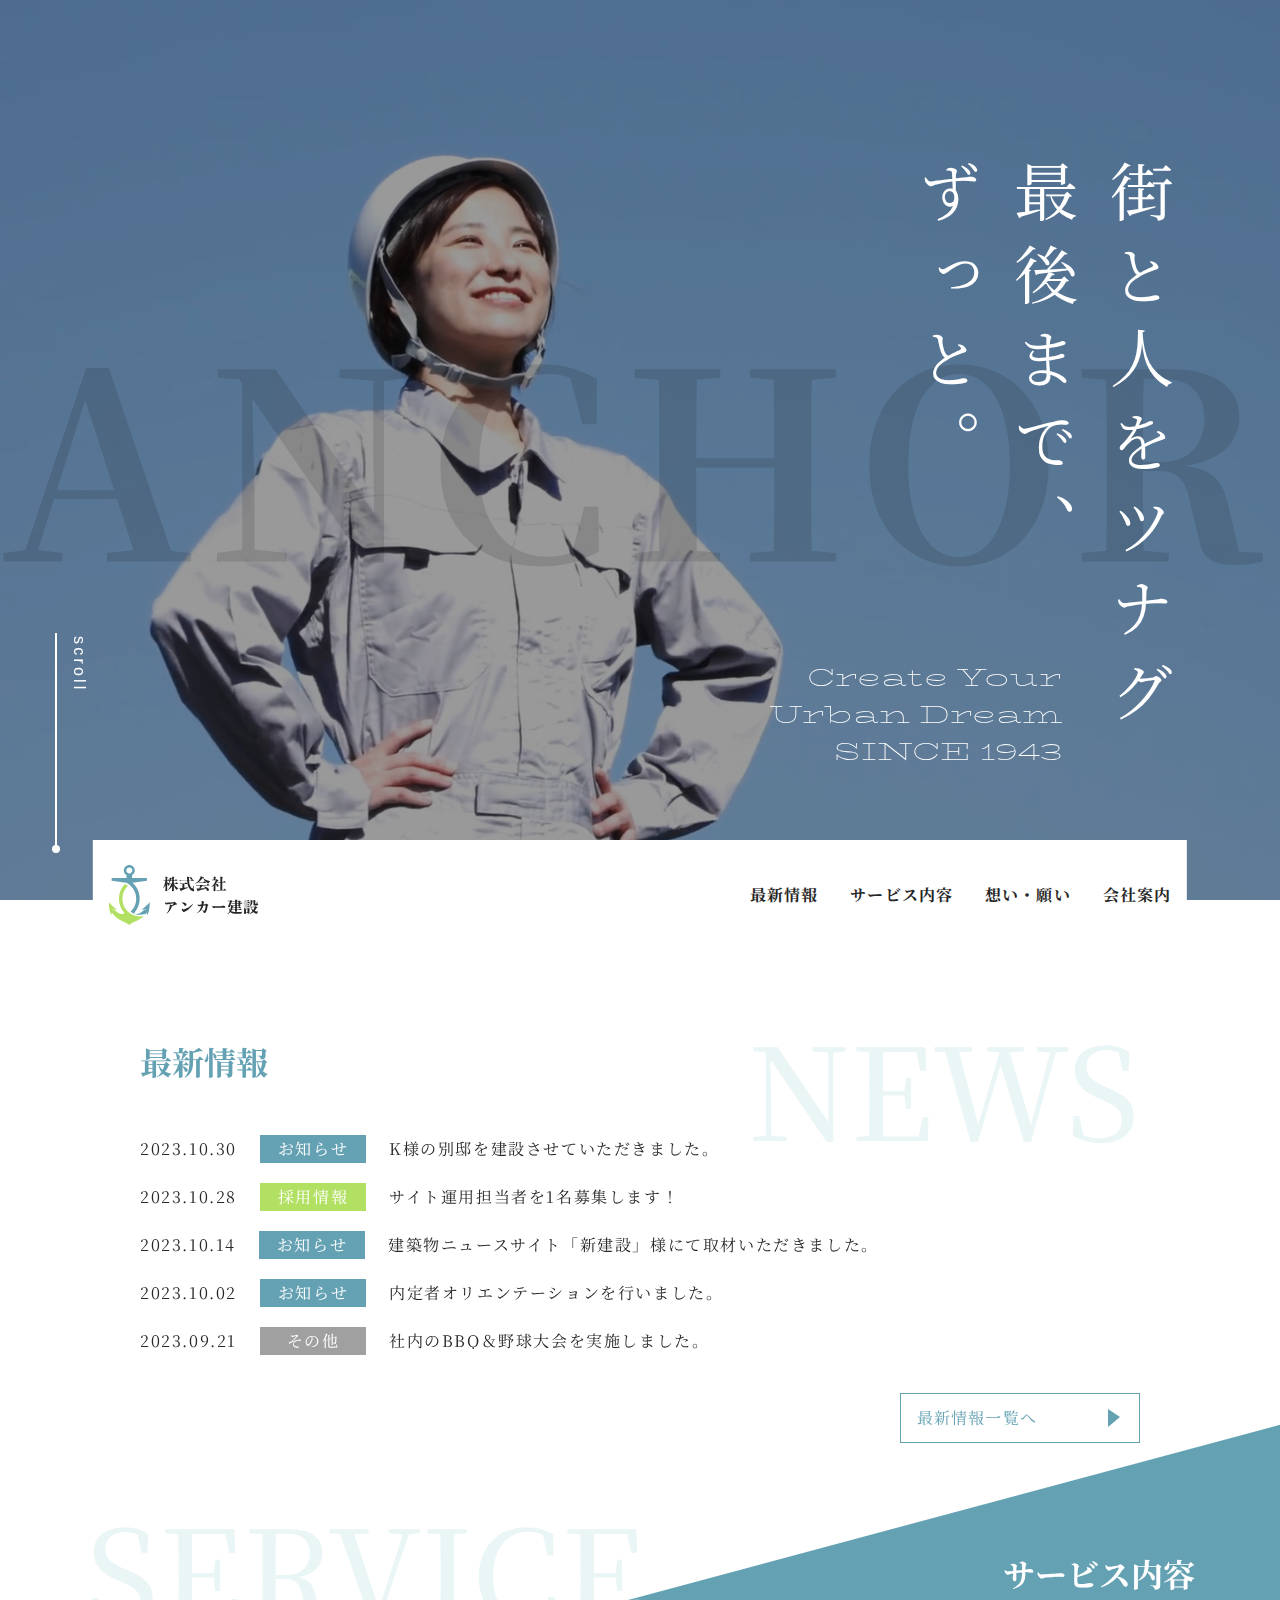
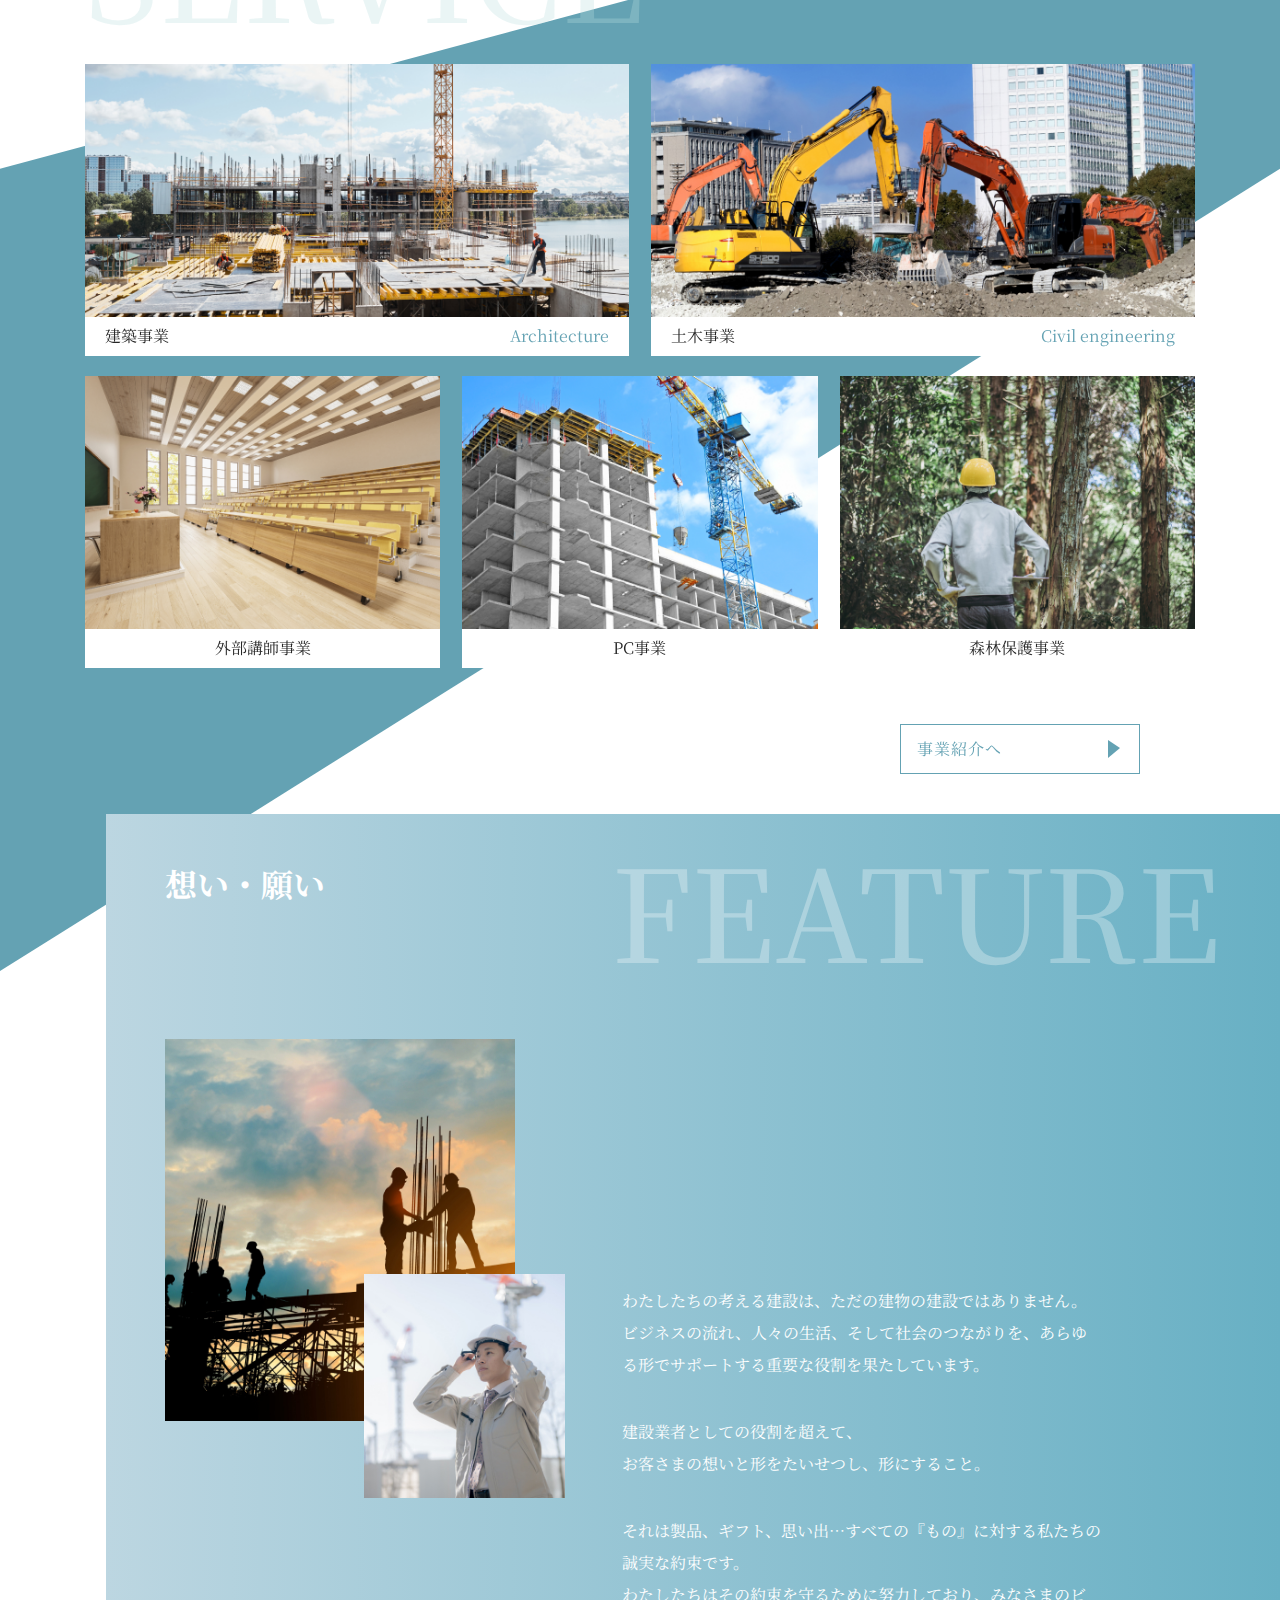
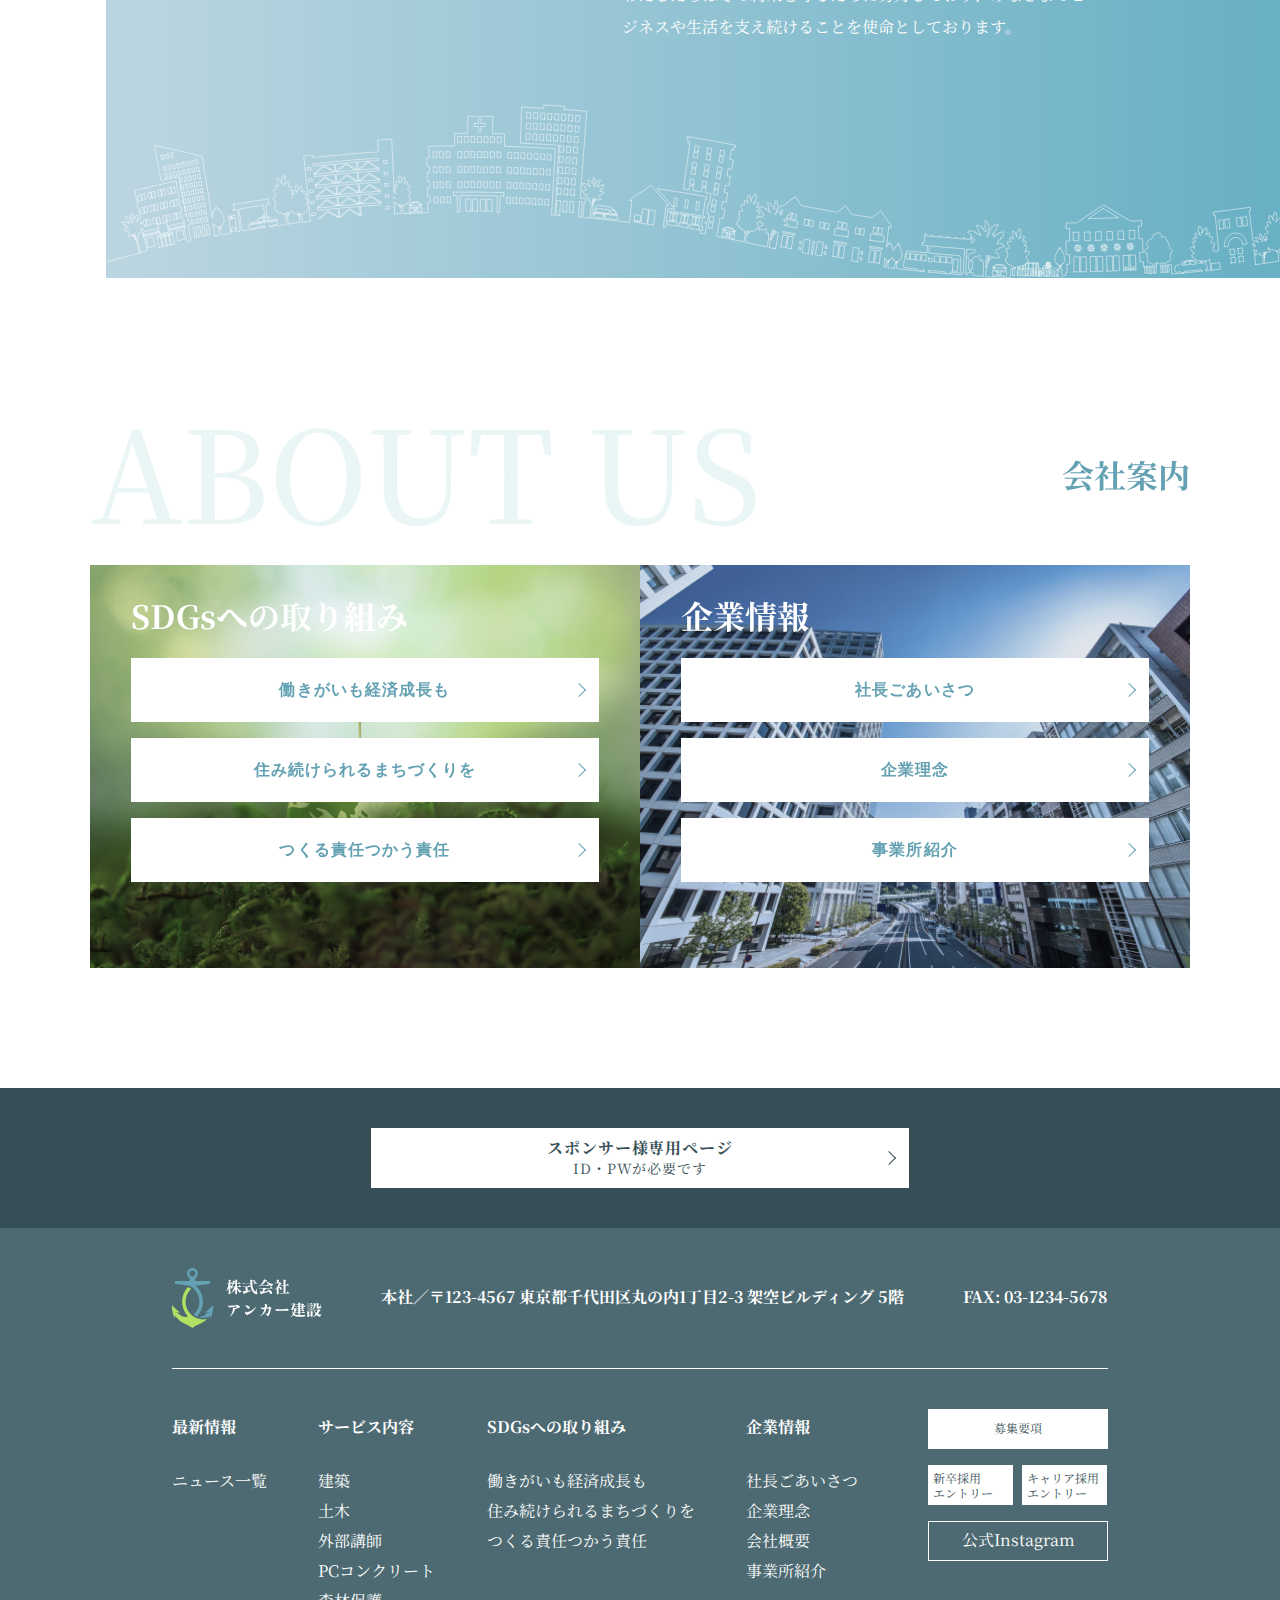
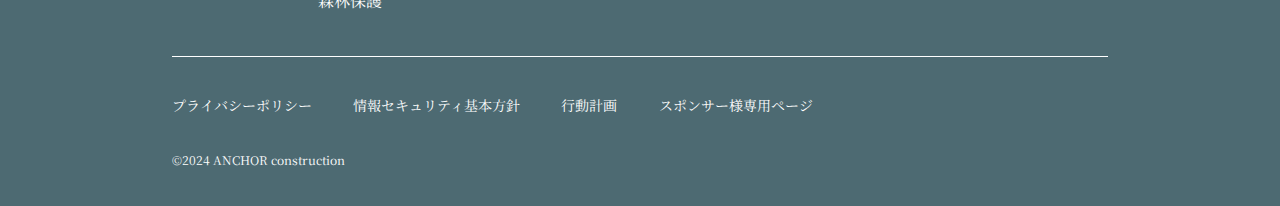
<file: index.html>
<!DOCTYPE html>
<html lang="ja">
<head>
    <meta charset="UTF-8">
    <meta name="viewport" content="width=device-width, initial-scale=1.0">
    <link rel="stylesheet" href="./css/reset.css">
    <link rel="stylesheet" href="./css/style.css">
    <link rel="stylesheet" href="./css/common.css">
    <link rel="preconnect" href="https://fonts.googleapis.com">
    <link rel="preconnect" href="https://fonts.gstatic.com" crossorigin>
    <link href="https://fonts.googleapis.com/css2?family=Noto+Serif+JP:wght@200..900&family=Padyakke+Expanded+One&display=swap" rel="stylesheet">
    <link rel="icon" href="./icons/favicon.ico">
    <title>株式会社アンカー建設</title>
</head>
<body>
<!-- 【header】 -->
    <header id="header">
        <div class="scroll_down pc-only">
            <p>scroll</p>
        </div>
        <p class="header__txt01">ANCHOR</p>
        <p class="header__txt02">Create Your<br>Urban Dream<br>SINCE 1943</p>
        <p class="header__txt03">街と人をツナグ<br>最後まで、<br>ずっと。</p>
        <div class="header__video">
            <video src="./video/Video1.mp4" autoplay
                muted
                loop
                playsinline
                webkit-playsinline
                preload="auto" class="left">
            </video>
            <video src="./video/Video2.mp4" autoplay
                muted
                loop
                playsinline
                webkit-playsinline
                preload="auto" class="left">
            </video>
            <video src="./video/Video3.mp4" autoplay
                muted
                loop
                playsinline
                webkit-playsinline
                preload="auto" class="right">
            </video>
        </div>
        <div class="header__inner top-page" id="global-nav"></div>
    </header>




    <main>
<!-- 【news】 -->
        <section id="news" class="news__bg wrapper">
            <h2>最新情報</h2>
            <ul>
                <li class="news__list">
                    <a href="#">
                        <div class="news__list-ttl">
                        <p>2023.10.30</p>
                        <p class="news__btn-blu">お知らせ</p>
                        </div>
                        <p class="news__txt">K様の別邸を建設させていただきました。</p>
                    </a>
                </li>
                <li class="news__list">
                    <a href="#">
                        <div class="news__list-ttl">
                        <p>2023.10.28</p>
                        <p class="news__btn-grn">採用情報</p>
                        </div>
                        <p class="news__txt">サイト運用担当者を1名募集します！</p>
                    </a>
                </li>
                <li class="news__list">
                    <a href="#">
                        <div class="news__list-ttl">
                        <p>2023.10.14</p>
                        <p class="news__btn-blu">お知らせ</p>
                        </div>
                        <p class="news__txt">建築物ニュースサイト「新建設」様にて取材いただきました。</p>
                    </a>
                </li>
                <li class="news__list">
                    <a href="#">
                        <div class="news__list-ttl">
                        <p>2023.10.02</p>
                        <p class="news__btn-blu">お知らせ</p>
                        </div>
                        <p class="news__txt">内定者オリエンテーションを行いました。</p>
                    </a>
                </li>
                <li class="news__list">
                    <a href="#">
                        <div class="news__list-ttl">
                        <p>2023.09.21</p>
                        <p class="news__btn-gray">その他</p>
                        </div>
                        <p class="news__txt">社内のBBQ＆野球大会を実施しました。</p>
                    </a>
                </li>
            </ul>
            <div class="news__btn-a">
                <div class="btn news__btn">
                    <a href="news.html">最新情報一覧へ</a>
                </div>
            </div>
        </section>


<!-- 【service】 -->
        <section id="service" class="service__bg">
            <div class="service__inner wrapper">
                <h2>サービス内容</h2>
                <div class="service__inner-list01">
                    <div>
                        <div class="img01">
                        <img src="./images/service01.png" alt="建築事業">
                        </div>
                        <div class="txt01">
                            <p>建築事業</p><p class="pc-only"><span>Architecture</span></p>
                        </div>
                    </div>
                    <div>
                        <div class="img01">
                            <img src="./images/service02.png" alt="土木事業">
                        </div>
                        <div class="txt01">
                            <p>土木事業</p><p class="pc-only"><span>Civil engineering</span></p>
                        </div>
                    </div>
                </div>
                <div class="service__inner-list02">
                    <div>
                        <div class="img01">
                            <img src="./images/service03.png" alt="外部講師事業">
                        </div>
                        <div class="txt02">
                            <p>外部講師事業</p>
                        </div>
                    </div>
                    <div>
                        <div class="img01">
                            <img src="./images/service04.png" alt="PC事業">
                        </div>
                        <div class="txt02">
                            <p>PC事業</p>
                        </div>
                    </div>
                    <div>
                        <div class="img01">
                            <img src="./images/service05.png" alt="森林保護事業">
                        </div>
                        <div class="txt02">
                            <p>森林保護事業</p>
                        </div>
                    </div>
                </div>
                <div class="service__btn-a">
                    <div class="btn service__btn">
                        <a href="service.html">事業紹介へ</a>
                    </div>
                </div>
            </div>
        </section>
        
        
<!-- 【feature】 -->
        <section id="feature" class="feature__bg">
            <div class="feature__inner">
                <h2>想い・願い</h2>
                <div class="feature__inner-cts">
                    <div class="feature__inner-img">
                        <img src="./images/feature01.jpg" class="img01" alt="想い・願い">
                        <img src="./images/feature02.jpg" class="img02" alt="想い・願い">
                    </div>
                    <div class="feature__inner-txt">
                        <div class="feature__inner-txt01 slidein slide_left">
                            <p class="feature__txt01">人と街をつなぎ、形にする。</p>
                            <p class="feature__txt01">最後まで、ずっと、つなぎとめる。</p>
                        </div>
                        <div class="feature__inner-txt02">
                            <p class="feature__txt02">わたしたちの考える建設は、ただの建物の建設ではありません。<br>
                            ビジネスの流れ、人々の生活、そして社会のつながりを、あらゆる形でサポートする重要な役割を果たしています。</p>
                            <p class="feature__txt02">建設業者としての役割を超えて、<br>
                            お客さまの想いと形をたいせつし、形にすること。</p>
                            <p class="feature__txt02">それは製品、ギフト、思い出…すべての『もの』に対する私たちの誠実な約束です。<br>
                            わたしたちはその約束を守るために努力しており、みなさまのビジネスや生活を支え続けることを使命としております。</p>
                        </div>
                    </div>
                </div>
            </div>
    </section>




<!-- 【about】 -->
        <section id="about" class="about__bg">
            <div class="about__inner">
                <h2>会社案内</h2>
                <div class="about__inner-cts">
                    <div class="about__inner-left">
                        <p>SDGsへの取り組み</p>
                        <div class="about__btn kiran">
                            <a href="aboutus.html#sdgs">働きがいも経済成長も</a>
                            <a href="aboutus.html#sdgs">住み続けられるまちづくりを</a>
                            <a href="aboutus.html#sdgs">つくる責任つかう責任</a>
                        </div>
                    </div>
                    <div class="about__inner-right">
                        <p>企業情報</p>
                        <div class="about__btn kiran">
                            <a href="aboutus.html#president">社長ごあいさつ</a>
                            <a href="aboutus.html#vision">企業理念</a>
                            <a href="aboutus.html#network">事業所紹介</a>
                        </div>
                    </div>
                </div>
            </div>
        </section>
    </main>




<!-- 【footer】 -->
    <div class="footer"></div>
    <script src="./js/jquery-3.7.1.min.js"></script>
    <script src="./js/include.js"></script>
    <script src="./js/main.js"></script>
</body>
</html>
</file>
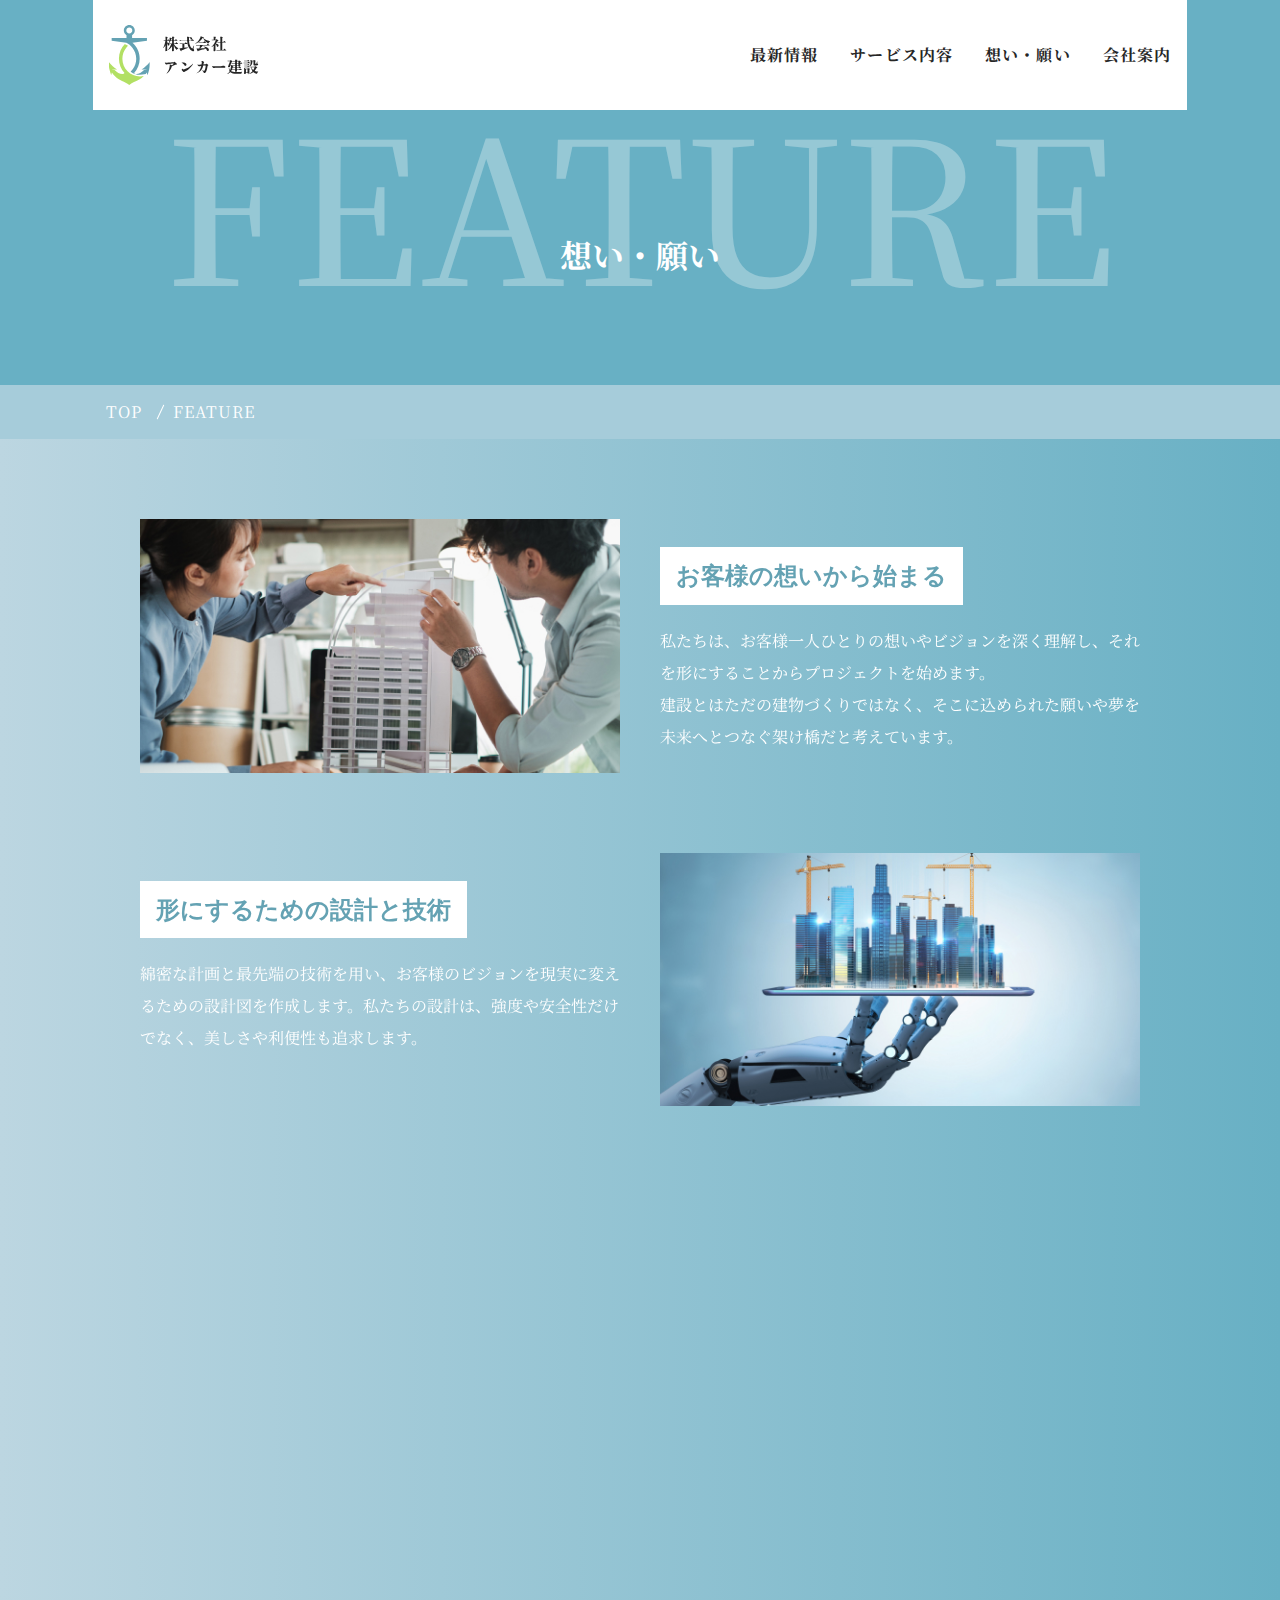
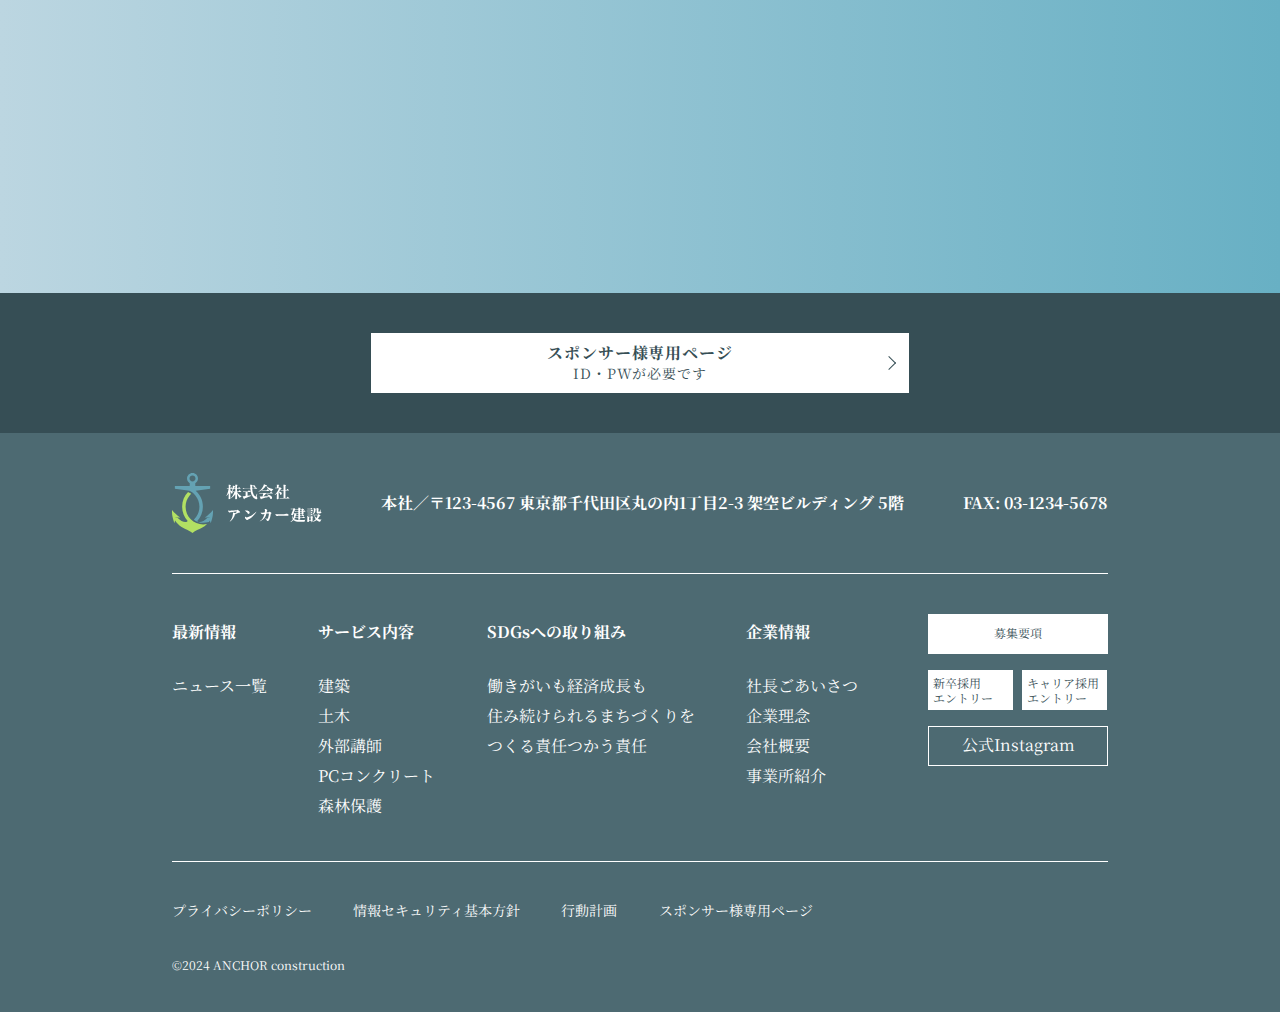
<file: feature.html>
<!DOCTYPE html>
<html lang="ja">
<head>
    <meta charset="UTF-8">
    <meta name="viewport" content="width=device-width, initial-scale=1.0">
    <link rel="stylesheet" href="./css/reset.css">
    <link rel="stylesheet" href="./css/style.css">
    <link rel="stylesheet" href="./css/common.css">
    <link rel="preconnect" href="https://fonts.googleapis.com">
    <link rel="preconnect" href="https://fonts.gstatic.com" crossorigin>
    <link href="https://fonts.googleapis.com/css2?family=Noto+Serif+JP:wght@200..900&family=Padyakke+Expanded+One&display=swap" rel="stylesheet">
    <link href="https://unpkg.com/aos@2.3.1/dist/aos.css" rel="stylesheet">
    <link rel="icon" href="./icons/favicon.ico">
    <title>株式会社アンカー建設</title>
</head>

<!-- 【header】 -->
<body class="feature-bg">
    <header id="header" class="header__bg">
        <div class="header__inner fixed"></div>
        <p class="header__ttl feature__h-ttl">想い・願い</p>
        <div class="breadcrumb">
            <ul>
                <li class="breadcrumb__top"><a href="index.html">TOP</a></li>
                <li><a href="feature.html">FEATURE</a></li>
            </ul>
        </div>
    </header>

<!-- 【main】 -->
    <main>
        <nav>
            <ul class="wrapper">
                <li class="feature__list non-reverse" data-aos="fade-zoom-in">
                    <div class="feature__list-img">
                        <img src="./images/feature-page01.jpg" alt="想い・願い">
                    </div>
                    <div class="feature__list-txt">
                        <p class="txt-ttl01">お客様の想いから始まる</p>
                        <p class="txt-txt">私たちは、お客様一人ひとりの想いやビジョンを深く理解し、それを形にすることからプロジェクトを始めます。<br>
                        建設とはただの建物づくりではなく、そこに込められた願いや夢を未来へとつなぐ架け橋だと考えています。</p>
                    </div>
                </li>
                <li class="feature__list reverse" data-aos="fade-zoom-in">
                    <div class="feature__list-txt">
                        <p class="txt-ttl01">形にするための設計と技術</p>
                        <p class="txt-txt">綿密な計画と最先端の技術を用い、お客様のビジョンを現実に変えるための設計図を作成します。私たちの設計は、強度や安全性だけでなく、美しさや利便性も追求します。</p>
                    </div>
                    <div class="feature__list-img non-reverse" data-aos="fade-zoom-in">
                        <img src="./images/feature-page02.jpg" alt="想い・願い">
                    </div>
                </li>
                <li class="feature__list non-reverse" data-aos="fade-zoom-in">
                    <div class="feature__list-img">
                        <img src="./images/feature-page03.jpg" alt="想い・願い">
                    </div>
                    <div class="feature__list-txt">
                        <p class="txt-ttl01">人と街をつなぐ完成品</p>
                        <p class="txt-txt">完成した建物が地域や人々にどのような価値をもたらすかを考えるのも私たちの使命です。<br>
                        一つの建物が、街全体に新たな活気を与えることを目指しています。</p>
                    </div>
                </li>
                <li class="feature__list reverse" data-aos="fade-zoom-in">
                    <div class="feature__list-txt">
                        <p class="txt-ttl01">数字で見る実績</p>
                        <p class="txt-txt">私たちがこれまで手がけたプロジェクト数や工期の短縮率など、具体的なデータで信頼性をご紹介します。</p>
                    </div>
                    <div class="feature__list-img">
                        <img src="./images/feature-page04.jpg" alt="想い・願い">
                    </div>
                </li>
            </ul>
        </nav>
    </main>


<!-- 【footer】 -->
    <div class="footer"></div>
    <script src="./js/jquery-3.7.1.min.js"></script>
    <script src="https://unpkg.com/aos@2.3.1/dist/aos.js"></script>
    <script src="./js/include.js"></script>
    <script src="./js/main.js"></script>
</body>
</html>
</file>
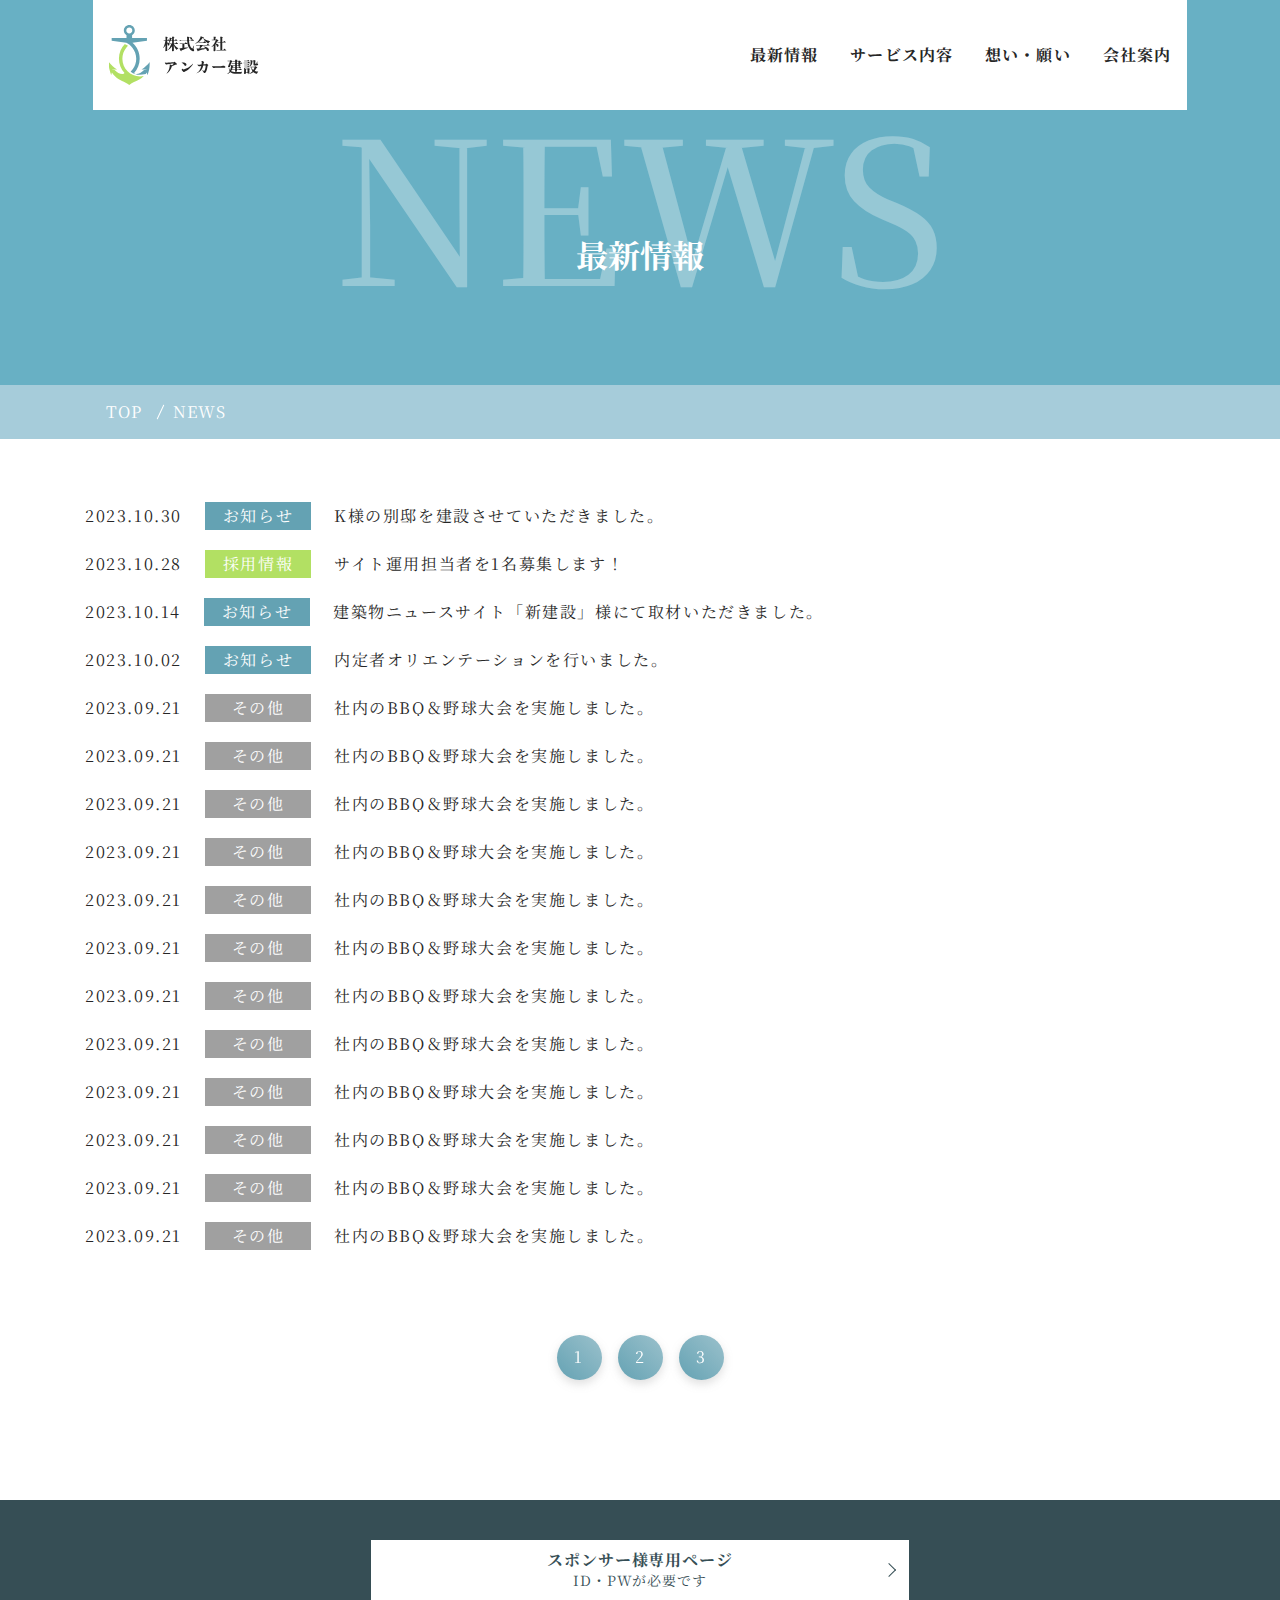
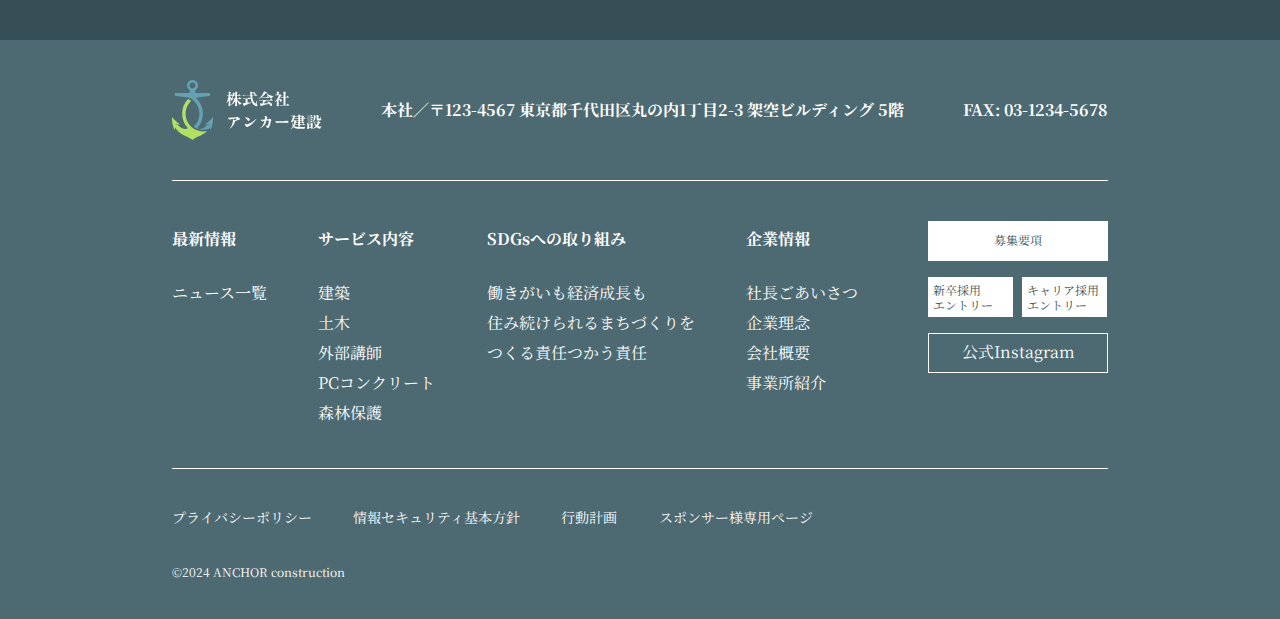
<file: news.html>
<!DOCTYPE html>
<html lang="ja">
<head>
    <meta charset="UTF-8">
    <meta name="viewport" content="width=device-width, initial-scale=1.0">
    <link rel="stylesheet" href="./css/reset.css">
    <link rel="stylesheet" href="./css/style.css">
    <link rel="stylesheet" href="./css/common.css">
    <link rel="preconnect" href="https://fonts.googleapis.com">
    <link rel="preconnect" href="https://fonts.gstatic.com" crossorigin>
    <link href="https://fonts.googleapis.com/css2?family=Noto+Serif+JP:wght@200..900&family=Padyakke+Expanded+One&display=swap" rel="stylesheet">
    <link rel="icon" href="./icons/favicon.ico">
    <title>株式会社アンカー建設</title>
</head>
<body>
<!-- 【header】 -->
    <header id="header" class="header__bg">
        <div class="header__inner fixed"></div>
        <p class="header__ttl news__h-ttl">最新情報</p>
        <div class="breadcrumb">
            <ul>
                <li class="breadcrumb__top"><a href="index.html">TOP</a></li>
                <li><a href="news.html">NEWS</a></li>
            </ul>
        </div>
    </header>

<!-- 【main】 -->
    <main>
        <div class="wrapper">
            <ul class="news__inner">
                <li class="news__list">
                    <a href="#">
                        <div class="news__list-ttl">
                        <p>2023.10.30</p>
                        <p class="news__btn-blu">お知らせ</p>
                        </div>
                        <p class="news__txt">K様の別邸を建設させていただきました。</p>
                    </a>
                </li>
                <li class="news__list">
                    <a href="#">
                        <div class="news__list-ttl">
                        <p>2023.10.28</p>
                        <p class="news__btn-grn">採用情報</p>
                        </div>
                        <p class="news__txt">サイト運用担当者を1名募集します！</p>
                    </a>
                </li>
                <li class="news__list">
                    <a href="#">
                        <div class="news__list-ttl">
                        <p>2023.10.14</p>
                        <p class="news__btn-blu">お知らせ</p>
                        </div>
                        <p class="news__txt">建築物ニュースサイト「新建設」様にて取材いただきました。</p>
                    </a>
                </li>
                <li class="news__list">
                    <a href="#">
                        <div class="news__list-ttl">
                        <p>2023.10.02</p>
                        <p class="news__btn-blu">お知らせ</p>
                        </div>
                        <p class="news__txt">内定者オリエンテーションを行いました。</p>
                    </a>
                </li>
                <li class="news__list">
                    <a href="#">
                        <div class="news__list-ttl">
                        <p>2023.09.21</p>
                        <p class="news__btn-gray">その他</p>
                        </div>
                        <p class="news__txt">社内のBBQ＆野球大会を実施しました。</p>
                    </a>
                </li>
                <li class="news__list">
                    <a href="#">
                        <div class="news__list-ttl">
                        <p>2023.09.21</p>
                        <p class="news__btn-gray">その他</p>
                        </div>
                        <p class="news__txt">社内のBBQ＆野球大会を実施しました。</p>
                    </a>
                </li>
                <li class="news__list">
                    <a href="#">
                        <div class="news__list-ttl">
                        <p>2023.09.21</p>
                        <p class="news__btn-gray">その他</p>
                        </div>
                        <p class="news__txt">社内のBBQ＆野球大会を実施しました。</p>
                    </a>
                </li>
                <li class="news__list">
                    <a href="#">
                        <div class="news__list-ttl">
                        <p>2023.09.21</p>
                        <p class="news__btn-gray">その他</p>
                        </div>
                        <p class="news__txt">社内のBBQ＆野球大会を実施しました。</p>
                    </a>
                </li>
                <li class="news__list">
                    <a href="#">
                        <div class="news__list-ttl">
                        <p>2023.09.21</p>
                        <p class="news__btn-gray">その他</p>
                        </div>
                        <p class="news__txt">社内のBBQ＆野球大会を実施しました。</p>
                    </a>
                </li>
                <li class="news__list">
                    <a href="#">
                        <div class="news__list-ttl">
                        <p>2023.09.21</p>
                        <p class="news__btn-gray">その他</p>
                        </div>
                        <p class="news__txt">社内のBBQ＆野球大会を実施しました。</p>
                    </a>
                </li>
                <li class="news__list">
                    <a href="#">
                        <div class="news__list-ttl">
                        <p>2023.09.21</p>
                        <p class="news__btn-gray">その他</p>
                        </div>
                        <p class="news__txt">社内のBBQ＆野球大会を実施しました。</p>
                    </a>
                </li>
                <li class="news__list">
                    <a href="#">
                        <div class="news__list-ttl">
                        <p>2023.09.21</p>
                        <p class="news__btn-gray">その他</p>
                        </div>
                        <p class="news__txt">社内のBBQ＆野球大会を実施しました。</p>
                    </a>
                </li>
                <li class="news__list">
                    <a href="#">
                        <div class="news__list-ttl">
                        <p>2023.09.21</p>
                        <p class="news__btn-gray">その他</p>
                        </div>
                        <p class="news__txt">社内のBBQ＆野球大会を実施しました。</p>
                    </a>
                </li>
                <li class="news__list">
                    <a href="#">
                        <div class="news__list-ttl">
                        <p>2023.09.21</p>
                        <p class="news__btn-gray">その他</p>
                        </div>
                        <p class="news__txt">社内のBBQ＆野球大会を実施しました。</p>
                    </a>
                </li>
                <li class="news__list">
                    <a href="#">
                        <div class="news__list-ttl">
                        <p>2023.09.21</p>
                        <p class="news__btn-gray">その他</p>
                        </div>
                        <p class="news__txt">社内のBBQ＆野球大会を実施しました。</p>
                    </a>
                </li>
                <li class="news__list">
                    <a href="#">
                        <div class="news__list-ttl">
                        <p>2023.09.21</p>
                        <p class="news__btn-gray">その他</p>
                        </div>
                        <p class="news__txt">社内のBBQ＆野球大会を実施しました。</p>
                    </a>
                </li>
            </ul>
                <div class="news__btn-nmb">
                    <a href="#">1</a>
                    <a href="#">2</a>
                    <a href="#">3</a>
                </div>
        </div>
    </main>






<!-- 【footer】 -->
    <div class="footer"></div>
    <script src="./js/jquery-3.7.1.min.js"></script>
    <script src="./js/include.js"></script>
    <script src="./js/main.js"></script>
</body>
</html>
</file>
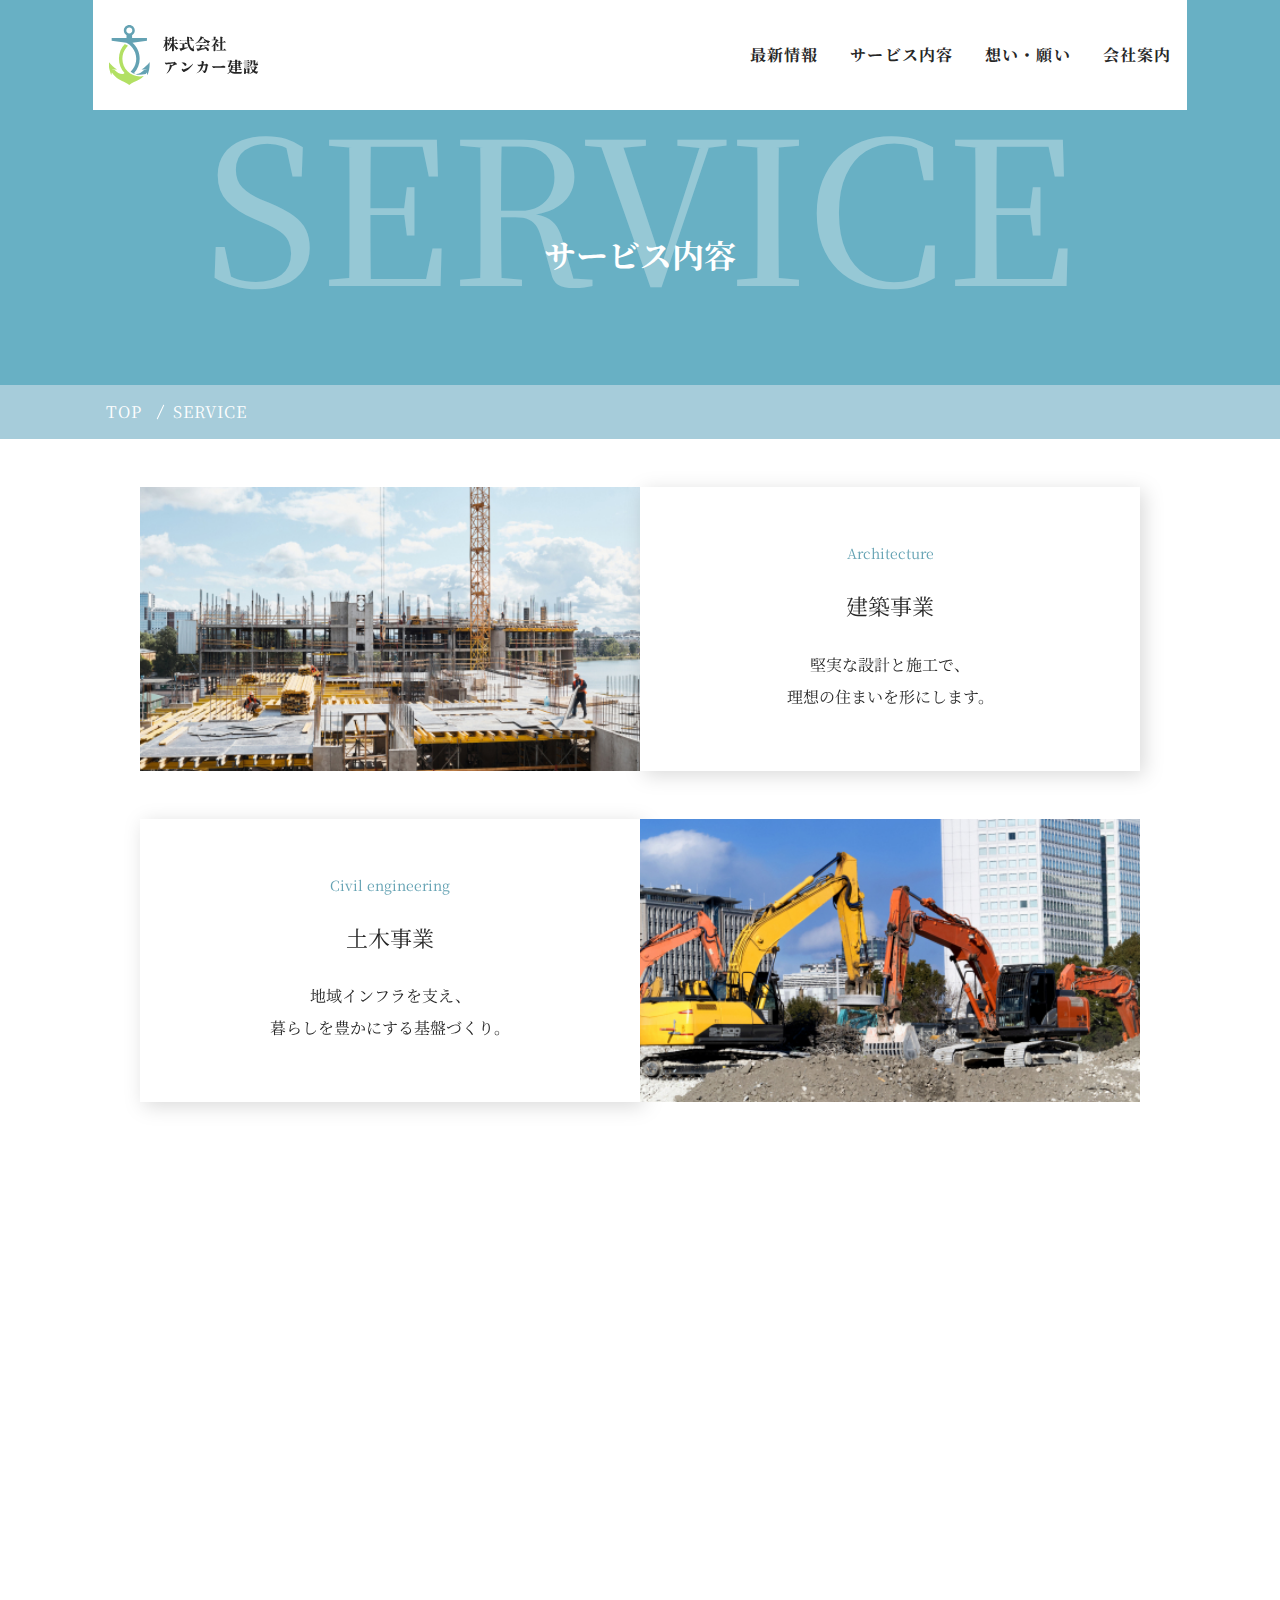
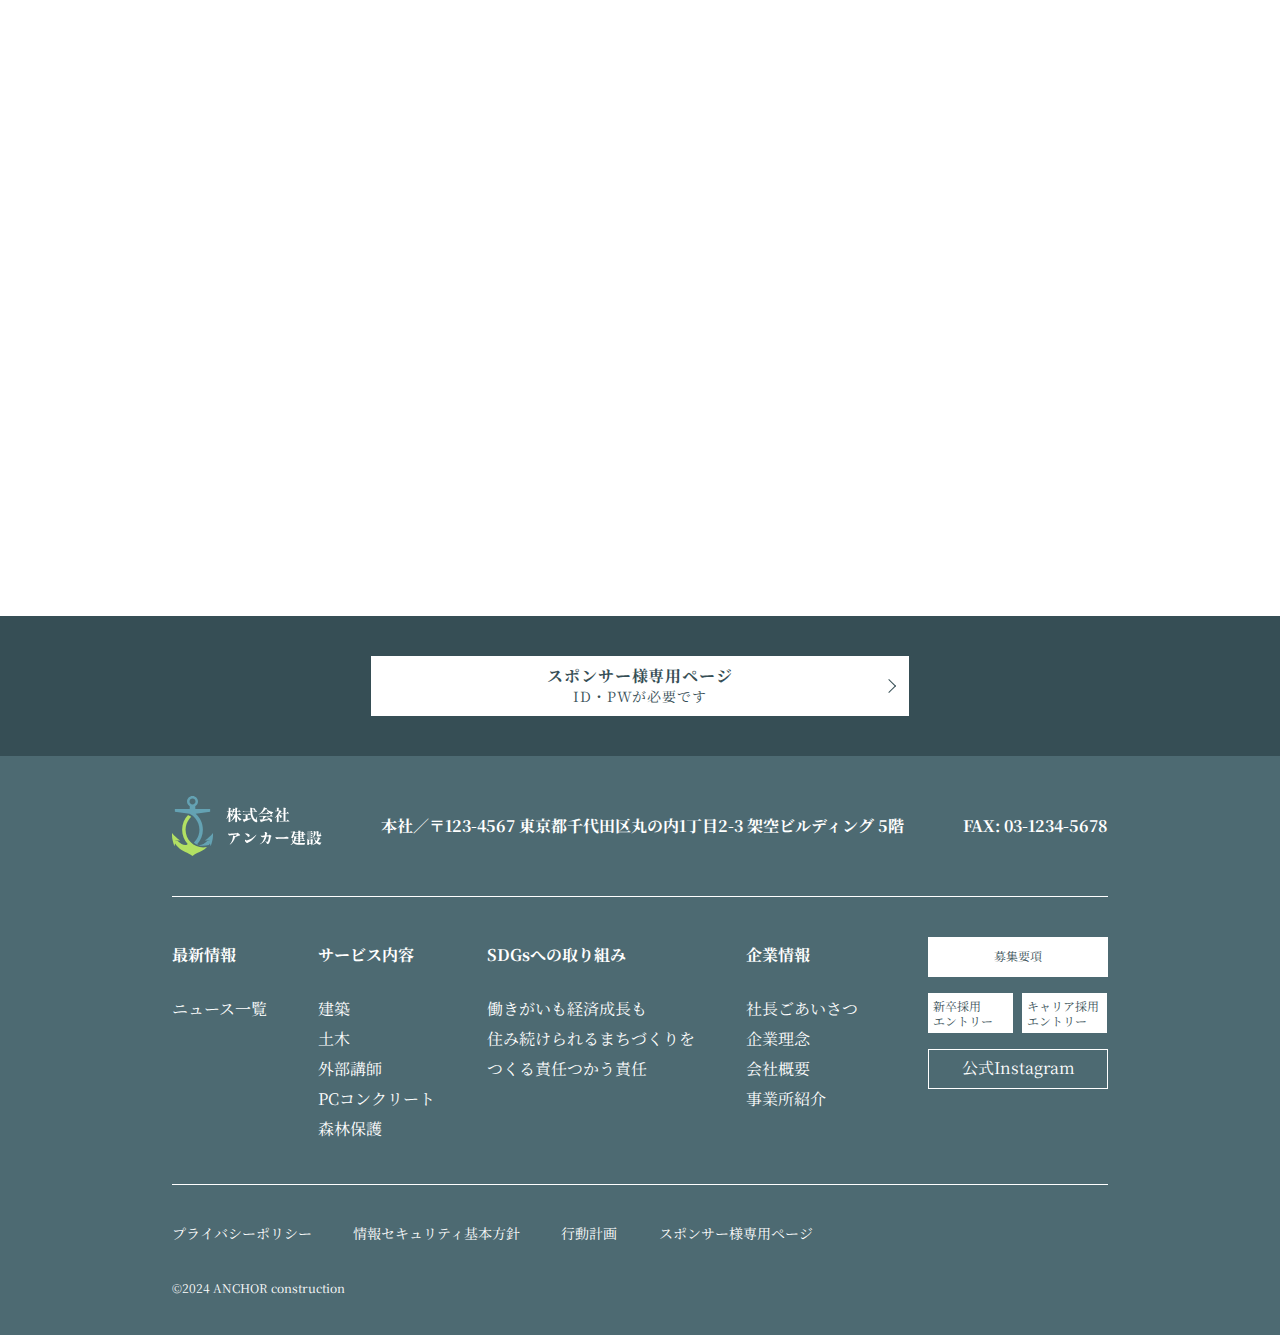
<file: service.html>
<!DOCTYPE html>
<html lang="ja">
<head>
    <meta charset="UTF-8">
    <meta name="viewport" content="width=device-width, initial-scale=1.0">
    <link rel="stylesheet" href="./css/reset.css">
    <link rel="stylesheet" href="./css/style.css">
    <link rel="stylesheet" href="./css/common.css">
    <link rel="preconnect" href="https://fonts.googleapis.com">
    <link rel="preconnect" href="https://fonts.gstatic.com" crossorigin>
    <link href="https://fonts.googleapis.com/css2?family=Noto+Serif+JP:wght@200..900&family=Padyakke+Expanded+One&display=swap" rel="stylesheet">
    <link href="https://unpkg.com/aos@2.3.1/dist/aos.css" rel="stylesheet">
    <link rel="icon" href="./icons/favicon.ico">
    <title>株式会社アンカー建設</title>
</head>
<body>
<!-- 【header】 -->
    <header id="header" class="header__bg">
        <div class="header__inner fixed"></div>
        <p class="header__ttl service__h-ttl">サービス内容</p>
        <div class="breadcrumb">
            <ul>
                <li class="breadcrumb__top"><a href="index.html">TOP</a></li>
                <li><a href="service.html">SERVICE</a></li>
            </ul>
        </div>
    </header>

<!-- 【main】 -->
    <main>
        <nav>
            <ul class="wrapper">
                <li class="service__list non-reverse" data-aos="fade-zoom-in">
                    <div class="service__list-img">
                        <img src="./images/service-page01.jpg" alt="サービス内容">
                    </div>
                    <div class="service__list-txt">
                        <p class="txt-ttl01">Architecture</p>
                        <p class="txt-ttl02">建築事業</p>
                        <p class="txt-txt">堅実な設計と施工で、<br>
                        理想の住まいを形にします。</p>
                    </div>
                </li>
                <li class="service__list reverse" data-aos="fade-zoom-in">
                    <div class="service__list-txt">
                        <p class="txt-ttl01">Civil engineering</p>
                        <p class="txt-ttl02">土木事業</p>
                        <p class="txt-txt">地域インフラを支え、<br>
                        暮らしを豊かにする基盤づくり。</p>
                    </div>
                    <div class="service__list-img non-reverse" data-aos="fade-zoom-in">
                        <img src="./images/service-page02.jpg" alt="サービス内容">
                    </div>
                </li>
                <li class="service__list non-reverse" data-aos="fade-zoom-in">
                    <div class="service__list-img">
                        <img src="./images/service-page03.jpg" alt="サービス内容">
                    </div>
                    <div class="service__list-txt">
                        <p class="txt-ttl01">External Training</p>
                        <p class="txt-ttl02">外部講師業</p>
                        <p class="txt-txt">専門知識を活かし、<br>
                        次世代を育成する講師活動。</p>
                    </div>
                </li>
                <li class="service__list reverse" data-aos="fade-zoom-in">
                    <div class="service__list-txt">
                        <p class="txt-ttl01">Precast Concrete</p>
                        <p class="txt-ttl02">PC事業</p>
                        <p class="txt-txt">高品質なPCコンクリートで<br>
                        建築の未来を支えます。</p>
                    </div>
                    <div class="service__list-img">
                        <img src="./images/service-page04.jpg" alt="サービス内容">
                    </div>
                </li>
                <li class="service__list non-reverse" data-aos="fade-zoom-in">
                    <div class="service__list-img">
                        <img src="./images/service-page05.jpg" alt="サービス内容">
                    </div>
                    <div class="service__list-txt">
                        <p class="txt-ttl01">Forest Conservation</p>
                        <p class="txt-ttl02">森林保護事業</p>
                        <p class="txt-txt">豊かな森を守り、<br>
                        環境と未来をつなぐ取り組み。</p>
                    </div>
                </li>
            </ul>
        </nav>
    </main>




<!-- 【footer】 -->
    <div class="footer"></div>
    <script src="./js/jquery-3.7.1.min.js"></script>
    <script src="https://unpkg.com/aos@2.3.1/dist/aos.js"></script>
    <script src="./js/include.js"></script>
    <script src="./js/main.js"></script>
</body>
</html>
</file>
<file: css/style.css>
@charset "UTF-8";
/* --------------------
		設定
-------------------- */
:root {
  --grn:#64A2B3;
  --m_grn:#4D6A72;
  --d_grn:#364E55;
  --blk:#262626;
}

@media screen and (max-width: 767px) {
  .pc-only {
    display: none !important;
  }
}

@media screen and (min-width: 768px) {
  .sp-only {
    display: none !important;
  }
}

/* --------------------
		要素
-------------------- */
#header {
  position: relative;
}

.header__txt01 {
  font-size: 20.3vw;
  font-weight: bold;
  letter-spacing: 0.05em;
  color: rgba(0, 0, 0, 0.12);
  position: absolute;
  top: 50%;
  transform: translateY(-50%);
  left: 0;
  z-index: -1;
}

.header__txt02 {
  font-size: 2rem;
  font-family: "Padyakke Expanded One", serif;
  color: #fff;
  text-align: right;
  position: absolute;
  top: 80%;
  right: 17%;
  transform: translateY(-50%);
  z-index: -1;
}
@media screen and (max-width: 767px) {
  .header__txt02 {
    font-size: 1.5rem;
    right: auto;
    left: 0;
    margin-left: 14px;
  }
}

.header__txt03 {
  writing-mode: vertical-rl;
  font-size: 4rem;
  color: #fff;
  position: absolute;
  text-wrap: nowrap;
  letter-spacing: 0.3em;
  line-height: 150%;
  top: 50%;
  right: 7%;
  transform: translateY(-50%);
  z-index: 1;
}
@media screen and (max-width: 500px) {
  .header__txt03 {
    font-size: 2.625rem;
    top: 50%;
    right: 50%;
    transform: translate(50%, -50%);
  }
}

.header__video {
  width: 100%;
  height: 100vh;
  position: relative;
  top: 0;
  left: 0;
  overflow: hidden;
  z-index: -2;
}
.header__video video {
  width: 100%;
  height: 100%;
  -o-object-fit: cover;
     object-fit: cover;
  -o-object-position: left 29% top 0;
     object-position: left 29% top 0;
}
.header__video::after {
  content: "";
  width: 100%;
  height: 100%;
  background-color: rgba(0, 0, 0, 0.4);
  display: block;
  position: absolute;
  top: 0;
  left: 0;
  z-index: 11;
}
@media screen and (max-width: 500px) {
  .header__video {
    text-align: center;
    height: 812px;
  }
  .header__video video {
    text-align: center;
  }
}

.top-page {
  position: absolute;
  bottom: -50px;
  left: 50%;
  transform: translateX(-50%);
}
@media screen and (max-width: 767px) {
  .top-page {
    bottom: 0;
  }
}

#global-nav.m_fixed {
  position: fixed;
  top: 0;
  bottom: auto;
  z-index: 9999;
}

.scroll_down {
  position: absolute;
  bottom: 47px;
  left: 55px;
}

.scroll_down p {
  position: absolute;
  left: 15px;
  bottom: 160px;
  color: #fff;
  font-size: 1rem;
  font-family: sans-serif;
  letter-spacing: 0.2em;
  writing-mode: vertical-lr;
}

.scroll_down::before {
  content: "";
  position: absolute;
  bottom: 0;
  left: -3px;
  width: 8px;
  height: 8px;
  border-radius: 50%;
  background: #fff;
  animation: circlemove 2s ease-in-out infinite, cirlemovehide 2s ease-out infinite;
}

@keyframes circlemove {
  0% {
    bottom: 220px;
  }
  100% {
    bottom: 0px;
  }
}
@keyframes cirlemovehide {
  0% {
    opacity: 0;
  }
  50% {
    opacity: 1;
  }
  80% {
    opacity: 0.9;
  }
  100% {
    opacity: 0;
  }
}
.scroll_down::after {
  content: "";
  position: absolute;
  bottom: 0;
  left: 0;
  width: 2px;
  height: 220px;
  background: #fff;
}

#news {
  max-width: 1000px;
  margin: 143px auto 0;
}
@media screen and (max-width: 767px) {
  #news {
    width: 100%;
    margin-top: 61px;
  }
}
#news h2 {
  font-size: 2rem;
  font-weight: bold;
  color: var(--grn);
  margin-bottom: 40px;
  position: relative;
}
@media screen and (max-width: 767px) {
  #news h2 {
    font-size: 1.5rem;
    margin-bottom: 32px;
  }
}
#news h2::after {
  content: "NEWS";
  position: absolute;
  top: -30px;
  right: 0;
  font-size: 8rem;
  font-weight: 500;
  color: rgba(184, 222, 222, 0.3);
  z-index: -1;
  white-space: nowrap;
}
@media screen and (max-width: 767px) {
  #news h2::after {
    font-size: 4rem;
    top: auto;
    bottom: -15px;
  }
}

.news__list {
  display: flex;
  width: 100%;
}
.news__list a {
  display: flex;
  gap: 23px;
  align-items: center;
  padding: 15px 0 5px;
}
@media screen and (max-width: 767px) {
  .news__list a {
    flex-direction: column;
    gap: 8px;
    align-items: start;
  }
}
.news__list-ttl {
  display: flex;
  gap: 23px;
  align-items: center;
}
.news__list p {
  letter-spacing: 0.1em;
  line-height: 100%;
  display: -webkit-box;
  -webkit-box-orient: vertical;
  -webkit-line-clamp: 1;
  overflow: hidden;
}

.news__bg {
  position: relative;
}

.news__btn {
  margin-left: auto;
}
@media screen and (max-width: 767px) {
  .news__btn {
    margin: 0 auto;
  }
}
.news__btn-a {
  max-width: 1000px;
  margin: 33px auto 0;
}
.news__btn-blu {
  background-color: var(--grn);
  color: white;
  width: 106px;
  padding: 6px 0;
  text-align: center;
}
.news__btn-grn {
  background-color: #B2E063;
  color: white;
  width: 106px;
  padding: 6px 0;
  text-align: center;
}
.news__btn-gray {
  background-color: #A0A0A0;
  color: white;
  width: 106px;
  padding: 6px 0;
  text-align: center;
}

.news__txt {
  flex: 1;
  min-width: 0;
}
.news__txt:hover {
  border-bottom: solid 1px var(--blk);
}

#service {
  width: 100%;
  margin-top: 112px;
  position: relative;
}
@media screen and (max-width: 767px) {
  #service {
    margin-top: 81px;
  }
}
#service::before {
  position: absolute;
  content: "";
  width: 100%;
  height: 140%;
  top: -130px;
  background-color: var(--grn);
  clip-path: polygon(0 30%, 100% 0, 100% 30%, 0 100%);
  z-index: -3;
  -o-object-fit: cover;
     object-fit: cover;
}
@media screen and (max-width: 767px) {
  #service::before {
    height: 83%;
    top: 20px;
    clip-path: polygon(0 30%, 100% 0, 100% 21%, 0 100%);
  }
}
#service h2 {
  font-size: 2rem;
  font-weight: bold;
  text-align: right;
  color: #fff;
  margin-bottom: 72px;
  position: relative;
}
@media screen and (max-width: 767px) {
  #service h2 {
    font-size: 1.5rem;
    margin-bottom: 32px;
    text-align: left;
    color: var(--grn);
  }
}
#service h2::after {
  content: "SERVICE";
  position: absolute;
  top: -60px;
  left: 0;
  font-size: 8rem;
  font-weight: 500;
  color: rgba(184, 222, 222, 0.3);
  z-index: 2;
  white-space: nowrap;
}
@media screen and (max-width: 767px) {
  #service h2::after {
    font-size: 4rem;
    top: auto;
    bottom: -15px;
    left: auto;
    right: 0;
  }
}

.service__inner-list01 {
  display: flex;
  justify-content: space-between;
  gap: 2%;
}
@media screen and (max-width: 767px) {
  .service__inner-list01 {
    flex-direction: column;
    width: 100%;
  }
  .service__inner-list01 img {
    width: 100%;
    height: auto;
  }
}
.service__inner-list02 {
  display: flex;
  justify-content: space-between;
  gap: 2%;
}
.service__inner-list02 > div {
  margin: 0 auto;
  width: 100%;
}
.service__inner-list02 img {
  width: 385px;
  height: auto;
}
@media screen and (max-width: 767px) {
  .service__inner-list02 {
    flex-direction: column;
    width: 100%;
  }
  .service__inner-list02 img {
    width: 100%;
    max-height: 275px;
    min-height: 161px;
    -o-object-fit: cover;
       object-fit: cover;
  }
}

.img01 {
  max-width: 590px;
  height: auto;
  overflow: hidden;
}
@media screen and (max-width: 767px) {
  .img01 {
    max-width: 100%;
  }
}
.img01 img {
  transition: 1s all;
}
@media screen and (max-width: 767px) {
  .img01 img {
    aspect-ratio: 343/161;
  }
}
.img01 img:hover {
  transform: scale(1.2, 1.2);
  transition: 1s all;
}

.txt01 {
  display: flex;
  justify-content: space-between;
  max-width: 590px;
  padding: 10px 20px;
  margin-bottom: 20px;
  background-color: #fff;
  color: var(--blk);
}
.txt01 span {
  color: var(--grn);
}
@media screen and (max-width: 767px) {
  .txt01 {
    max-width: 100%;
    margin-bottom: 16px;
  }
  .txt01 p {
    margin: 0 auto;
  }
}

.txt02 {
  display: flex;
  justify-content: space-between;
  max-width: 385px;
  padding: 10px 0;
  background-color: #fff;
  color: var(--blk);
  margin-bottom: 16px;
}
.txt02 p {
  margin: 0 auto;
}
.txt02 span {
  color: var(--grn);
}
@media screen and (max-width: 767px) {
  .txt02 {
    max-width: 100%;
  }
}

.txt03 {
  max-width: 100%;
  padding: 10px 0;
  margin-bottom: 16px;
  background-color: #fff;
  color: var(--blk);
}
.txt03 p {
  text-align: center;
}

.service__btn {
  margin: 40px 0 0 auto;
}
@media screen and (max-width: 767px) {
  .service__btn {
    margin: 40px auto 0;
  }
}
.service__btn-a {
  max-width: 1000px;
  margin: 0 auto;
}

#feature {
  margin-top: 40px;
  background-position: right -45px bottom 0, center;
  position: relative;
  margin-left: 8.3%;
  background: linear-gradient(90deg, #BCD6E1, #68B0C4);
}
@media screen and (max-width: 1170px) {
  #feature {
    margin-left: 0;
    margin-top: 64px;
  }
}
#feature::after {
  position: absolute;
  content: "";
  background-image: url(../images/feature-bg.svg);
  width: 100%;
  height: 174px;
  bottom: 0;
  z-index: 1;
}
@media screen and (max-width: 767px) {
  #feature::after {
    background-size: 100%;
    background-repeat: no-repeat;
    background-position: center;
    height: 100px;
  }
}

.feature__inner {
  max-width: 1110px;
  width: 90%;
  margin: 0 auto;
  position: relative;
  padding: 51px 0 200px;
}
@media screen and (max-width: 1170px) {
  .feature__inner {
    width: 100%;
    padding: 0 5%;
  }
}
.feature__inner h2 {
  font-size: 2rem;
  font-weight: bold;
  text-align: left;
  color: #fff;
  margin-bottom: 138px;
  position: relative;
}
@media screen and (max-width: 1170px) {
  .feature__inner h2 {
    padding-top: 51px;
    margin-bottom: 100px;
  }
}
@media screen and (max-width: 767px) {
  .feature__inner h2 {
    font-size: 1.5rem;
    padding-top: 18px;
    margin-bottom: 29px;
  }
}
.feature__inner h2::after {
  content: "FEATURE";
  position: absolute;
  top: -30px;
  right: 0;
  font-size: 8rem;
  font-weight: 500;
  color: rgba(255, 255, 255, 0.3);
  z-index: 1;
  white-space: nowrap;
}
@media screen and (max-width: 1170px) {
  .feature__inner h2::after {
    top: 20px;
  }
}
@media screen and (max-width: 767px) {
  .feature__inner h2::after {
    font-size: 4rem;
    top: -16px;
  }
}
.feature__inner-cts {
  display: flex;
  gap: 5.4%;
}
@media screen and (max-width: 1170px) {
  .feature__inner-cts {
    display: block;
  }
}
.feature__inner-img {
  width: 40%;
  position: relative;
}
@media screen and (max-width: 1170px) {
  .feature__inner-img {
    width: 100%;
    display: flex;
    justify-content: space-between;
    position: static;
    margin-bottom: 18px;
  }
}
.feature__inner-img .img01 {
  width: 87.5%;
  position: absolute;
  top: 0;
  left: 0;
}
@media screen and (max-width: 1170px) {
  .feature__inner-img .img01 {
    width: 100%;
    position: static;
  }
}
.feature__inner-img .img02 {
  width: 50.2%;
  position: absolute;
  bottom: 180px;
  right: 0;
}
@media screen and (max-width: 1170px) {
  .feature__inner-img .img02 {
    width: 100%;
    position: static;
  }
}
.feature__inner-txt {
  width: 60%;
}
@media screen and (max-width: 1170px) {
  .feature__inner-txt {
    width: 100%;
    padding-bottom: 130px;
  }
}
@media screen and (max-width: 767px) {
  .feature__inner-txt {
    padding-bottom: 72px;
  }
}
.feature__inner-txt01 {
  display: flex;
  flex-direction: column;
  align-items: end;
  margin-bottom: 64px;
}
.feature__inner-txt01 .feature__txt01 {
  background-color: #fff;
  color: var(--grn);
  font-size: 2rem;
  font-family: sans-serif;
  font-weight: bold;
  text-align: right;
  display: inline-block;
  padding: 15px 0 15px 16px;
  text-wrap: nowrap;
  margin-bottom: 24px;
}
@media screen and (max-width: 1170px) {
  .feature__inner-txt01 {
    margin-bottom: 32px;
  }
  .feature__inner-txt01 .feature__txt01 {
    font-size: 1.75rem;
    padding: 8px 0 8px 8px;
    margin-bottom: 8px;
  }
}
@media screen and (max-width: 650px) {
  .feature__inner-txt01 {
    margin-bottom: 32px;
  }
  .feature__inner-txt01 .feature__txt01 {
    font-size: 1.125rem;
    padding: 8px 0 8px 8px;
    margin-bottom: 8px;
  }
}
.feature__inner-txt02 {
  width: 80%;
}
.feature__inner-txt02 .feature__txt02 {
  background-color: transparent;
  color: #fff;
  line-height: 200%;
  margin-bottom: 35px;
}
@media screen and (max-width: 650px) {
  .feature__inner-txt02 {
    width: 100%;
  }
  .feature__inner-txt02 .feature__txt02 {
    margin-bottom: 19px;
  }
}

.slidein {
  transition: 1.3s cubic-bezier(0.75, 0, 0.25, 1.3);
}

.slide_left {
  transform: translateX(-100vw);
}

.show {
  transform: translateX(0);
}

#about {
  width: 100%;
  max-width: 1100px;
  margin: 178px auto 0;
  position: relative;
}
@media screen and (max-width: 767px) {
  #about {
    margin-top: 61px;
  }
}

.about__inner h2 {
  font-size: 2rem;
  font-weight: bold;
  text-align: right;
  color: var(--grn);
  position: relative;
}
@media screen and (max-width: 1110px) {
  .about__inner h2 {
    padding: 0 5%;
  }
}
@media screen and (max-width: 767px) {
  .about__inner h2 {
    font-size: 1.5rem;
    text-align: left;
  }
}
.about__inner h2::after {
  content: "ABOUT US";
  position: absolute;
  top: -60px;
  left: 0;
  font-size: 8rem;
  font-weight: 500;
  color: rgba(184, 222, 222, 0.3);
  z-index: 2;
  white-space: nowrap;
}
@media screen and (max-width: 1110px) {
  .about__inner h2::after {
    padding: 0 5%;
  }
}
@media screen and (max-width: 767px) {
  .about__inner h2::after {
    font-size: 4rem;
    top: auto;
    bottom: -15px;
    left: auto;
    right: 0;
    padding: 0 5%;
  }
}
.about__inner-cts {
  display: flex;
  margin-top: 72px;
}
@media screen and (max-width: 767px) {
  .about__inner-cts {
    display: block;
    margin-top: 32px;
  }
}
.about__inner-left {
  width: 50%;
  padding: 0 3.75%;
  margin: 0 auto;
  background-image: url(../images/about-us-bg01.jpg);
  background-size: cover;
  background-position: center;
}
.about__inner-left > p {
  padding-top: 32px;
  font-size: 2rem;
  font-weight: bold;
  color: #fff;
}
@media screen and (max-width: 767px) {
  .about__inner-left {
    width: 100%;
    padding-bottom: 16px;
  }
  s .about__inner-left > p {
    padding-top: 16px;
    font-size: 1.5rem;
  }
}
.about__inner-right {
  width: 50%;
  padding: 0 3.75%;
  margin: 0 auto;
  background-image: url(../images/about-us-bg02.jpg);
  background-size: cover;
  background-position: center;
}
.about__inner-right > p {
  padding-top: 32px;
  font-size: 2rem;
  font-weight: bold;
  color: #fff;
}
@media screen and (max-width: 767px) {
  .about__inner-right {
    width: 100%;
    padding-bottom: 16px;
  }
  .about__inner-right > p {
    padding-top: 16px;
    font-size: 1.5rem;
  }
}

.about__btn {
  margin: 24px auto 86px;
}
.about__btn a {
  display: block;
  background-color: #fff;
  text-align: center;
  margin-bottom: 16px;
  font-weight: bold;
  font-family: sans-serif;
  line-height: 400%;
  color: var(--grn);
  position: relative;
}
@media screen and (max-width: 767px) {
  .about__btn {
    margin: 10px auto 16px;
  }
  .about__btn a {
    font-size: 1rem;
    line-height: 300%;
    margin-bottom: 8px;
  }
}
.about__btn a::after {
  position: absolute;
  top: 0;
  bottom: 0;
  right: 15px;
  margin: auto;
  content: "";
  vertical-align: middle;
  width: 10px; /* arrow size */
  height: 10px; /* arrow size */
  border-top: 1px solid var(--grn); /* thickness, color */
  border-right: 1px solid var(--grn);
  transform: rotate(45deg);
}
.about__btn a::after:hover {
  border-top: 1px solid #fff; /* thickness, color */
  border-right: 1px solid #fff;
}

.about__btn.kiran a {
  opacity: 1;
  overflow: hidden;
  position: relative;
  cursor: pointer;
}

.about__btn.kiran a::before {
  background-color: var(--grn);
  content: "";
  display: block;
  position: absolute;
  top: -100px;
  left: 0;
  width: 30px;
  height: 100%;
  opacity: 0;
  transition: cubic-bezier(0.32, 0, 0.67, 0);
}

.about__btn.kiran a:hover::before {
  animation: kiran 0.75s linear;
}

@keyframes kiran {
  0% {
    transform: scale(2) rotate(45deg);
    opacity: 0;
  }
  20% {
    transform: scale(20) rotate(45deg);
    opacity: 0.6;
  }
  40% {
    transform: scale(30) rotate(45deg);
    opacity: 0.4;
  }
  80% {
    transform: scale(45) rotate(45deg);
    opacity: 0.2;
  }
  100% {
    transform: scale(50) rotate(45deg);
    opacity: 0;
  }
}
.news__h-ttl::after {
  content: "NEWS";
}

.news__inner {
  margin: 48px 0 80px;
}
@media screen and (max-width: 767px) {
  .news__inner {
    margin: 40px 0;
  }
}

.news__btn-nmb {
  display: flex;
  justify-content: center;
  gap: 16px;
}
.news__btn-nmb a {
  display: block;
  text-align: center;
  border-radius: 50%;
  line-height: 280%;
  width: 45px;
  height: 45px;
  background: linear-gradient(45deg, var(--grn), #9BC1CC);
  filter: drop-shadow(0 4px 5px rgba(95, 95, 95, 0.2));
  color: #FFF;
}
@media screen and (max-width: 767px) {
  .news__btn-nmb a {
    line-height: 310%;
  }
}

.service__h-ttl::after {
  content: "SERVICE";
}

.service__list {
  max-width: 1000px;
  display: flex;
  justify-content: space-between;
  margin: 48px auto;
  text-align: center;
  opacity: 0; /* 最初は非表示にしておく */
  transition: all 2s; /* 動きを滑らかに */
}
.service__list-img {
  width: 50%;
}
.service__list-img img {
  width: 100%;
  height: 100%;
  -o-object-fit: cover;
     object-fit: cover;
}
.service__list-txt {
  margin: 0 auto;
  text-align: center;
  width: 50%;
  background-color: #fff;
  filter: drop-shadow(4px 4px 10px rgba(0, 0, 0, 0.15));
}
.service__list-txt .txt-ttl01 {
  color: var(--grn);
  font-size: 0.875rem;
  padding: 58px 0 32px;
}
.service__list-txt .txt-ttl02 {
  font-size: 1.375rem;
  padding-bottom: 30px;
}
.service__list-txt .txt-txt {
  padding-bottom: 58px;
  line-height: 200%;
}
@media screen and (max-width: 1040px) {
  .service__list {
    margin: 24px auto;
    margin-top: 40px;
  }
  .service__list-img {
    width: 100%;
  }
  .service__list-txt {
    width: 100%;
  }
  .service__list-txt .txt-ttl01 {
    padding: 24px 0 16px;
  }
  .service__list-txt .txt-ttl02 {
    font-size: 1rem;
    padding-bottom: 16px;
  }
  .service__list-txt .txt-txt {
    padding-bottom: 24px;
    line-height: 130%;
  }
}

@media screen and (max-width: 1040px) {
  .non-reverse {
    flex-direction: column;
  }
  .reverse {
    flex-direction: column-reverse;
  }
}
/* フェードイン用のクラス */
.feature__h-ttl::after {
  content: "FEATURE";
}

.feature-bg {
  background: linear-gradient(90deg, #BCD6E1, #68B0C4);
}

.feature__list {
  max-width: 1000px;
  display: flex;
  justify-content: space-between;
  gap: 4%;
  margin: 80px auto;
  text-align: center;
  opacity: 0; /* 最初は非表示にしておく */
  transition: all 2s; /* 動きを滑らかに */
}
.feature__list-img {
  width: 50%;
}
.feature__list-img img {
  width: 100%;
  height: 100%;
  -o-object-fit: cover;
     object-fit: cover;
}
.feature__list-txt {
  margin: 0 auto;
  text-align: left;
  display: flex;
  flex-direction: column;
  align-items: start;
  width: 50%;
  background-color: transparent;
}
.feature__list-txt .txt-ttl01 {
  font-family: sans-serif;
  font-weight: bold;
  color: var(--grn);
  background-color: #fff;
  font-size: 1.5rem;
  padding: 15px 16px;
  margin: 28px 0 20px;
}
.feature__list-txt .txt-txt {
  color: #fff;
  line-height: 200%;
}
@media screen and (max-width: 1040px) {
  .feature__list {
    margin: 40px auto;
  }
  .feature__list-img {
    width: 100%;
  }
  .feature__list-txt {
    width: 100%;
  }
  .feature__list-txt .txt-ttl01 {
    font-size: 1.125rem;
    padding: 8px;
    margin: 24px 0 16px;
  }
  .feature__list-txt .txt-txt {
    font-size: 1rem;
    margin-bottom: 0;
  }
}

.aboutus__h-ttl::after {
  content: "ABOUT US";
}

.aboutus__inner h2 {
  font-size: 2rem;
  font-weight: bold;
  color: var(--grn);
  margin: 80px 0 64px;
  position: relative;
  z-index: -1;
}
@media screen and (max-width: 767px) {
  .aboutus__inner h2 {
    font-size: 1.5rem;
    margin: 40px 0 24px;
  }
}
.aboutus__ttl-line01 {
  color: var(--m_grn);
  font-size: 1.5rem;
  font-weight: bold;
  padding-left: 32px;
  margin-bottom: 40px;
  position: relative;
  z-index: -1;
}
@media screen and (max-width: 767px) {
  .aboutus__ttl-line01 {
    font-size: 1.125rem;
    padding-left: 24px;
    margin-bottom: 16px;
  }
}
.aboutus__ttl-line01::before {
  content: "";
  display: block;
  width: 24px;
  height: 1px;
  background-color: var(--m_grn);
  position: absolute;
  top: 50%;
  left: 0;
}
@media screen and (max-width: 767px) {
  .aboutus__ttl-line01::before {
    top: 45%;
    width: 16px;
  }
}
.aboutus__ttl-line01::after {
  content: "";
  display: block;
  width: calc(100% - 304px);
  height: 1px;
  background-color: var(--m_grn);
  position: absolute;
  top: 50%;
  right: 0;
}
@media screen and (max-width: 767px) {
  .aboutus__ttl-line01::after {
    top: 45%;
    width: calc(100% - 230px);
  }
}
.aboutus__ttl-line02 {
  color: var(--m_grn);
  font-size: 1.5rem;
  font-weight: bold;
  padding-left: 32px;
  margin-bottom: 40px;
  position: relative;
}
@media screen and (max-width: 767px) {
  .aboutus__ttl-line02 {
    font-size: 1.125rem;
    padding-left: 24px;
    margin-bottom: 16px;
  }
}
.aboutus__ttl-line02::before {
  content: "";
  display: block;
  width: 24px;
  height: 1px;
  background-color: var(--m_grn);
  position: absolute;
  top: 50%;
  left: 0;
}
@media screen and (max-width: 767px) {
  .aboutus__ttl-line02::before {
    top: 45%;
    width: 16px;
  }
}
.aboutus__ttl-line02::after {
  content: "";
  display: block;
  width: calc(100% - 328px);
  height: 1px;
  background-color: var(--m_grn);
  position: absolute;
  top: 50%;
  right: 0;
}
@media screen and (max-width: 767px) {
  .aboutus__ttl-line02::after {
    top: 45%;
    width: calc(100% - 248px);
  }
}
.aboutus__txt {
  line-height: 200%;
  padding-left: 32px;
}
@media screen and (max-width: 767px) {
  .aboutus__txt {
    line-height: 140%;
    padding-left: 0;
  }
}
.aboutus__ttl-line-s {
  text-align: center;
  margin-top: 64px;
}
@media screen and (max-width: 767px) {
  .aboutus__ttl-line-s {
    margin-top: 40px;
  }
}
.aboutus__ttl-line-m {
  text-align: center;
  margin-top: 80px;
}
@media screen and (max-width: 767px) {
  .aboutus__ttl-line-m {
    margin-top: 40px;
  }
}
.aboutus__ttl02 {
  color: var(--m_grn);
  font-size: 1.5rem;
  font-weight: bold;
  margin-bottom: 40px;
  position: relative;
}
@media screen and (max-width: 767px) {
  .aboutus__ttl02 {
    font-size: 1.125rem;
    margin-bottom: 16px;
  }
}
.aboutus__ttl02::after {
  content: "";
  display: block;
  width: 64px;
  height: 5px;
  background-color: var(--m_grn);
  position: absolute;
  top: 180%;
  right: 50%;
  transform: translateX(50%);
}
.aboutus__list {
  width: 90%;
  margin: 64px auto;
}
@media screen and (max-width: 767px) {
  .aboutus__list {
    width: 100%;
    margin: 40px auto;
  }
}
.aboutus__list li {
  display: flex;
  text-align: left;
  line-height: 200%;
  padding: 20px 0;
  border-bottom: solid 1px var(--grn);
}
@media screen and (max-width: 767px) {
  .aboutus__list li {
    display: block;
    line-height: 140%;
  }
}
.aboutus__list-ttl {
  color: var(--grn);
  max-width: calc(4% + 208px);
  width: 100%;
}
@media screen and (max-width: 767px) {
  .aboutus__list-ttl {
    margin-bottom: 16px;
  }
}
.aboutus__inner02 {
  text-align: center;
}
.aboutus__inner02 > p {
  margin: 64px 0 40px;
  line-height: 140%;
}
@media screen and (max-width: 767px) {
  .aboutus__inner02 > p {
    margin: 40px 0 24px;
    text-align: left;
  }
}
.aboutus__inner02-img {
  width: 90%;
  display: flex;
  gap: 5%;
  justify-content: space-between;
  margin: 0 auto 120px;
}
.aboutus__inner02-img img {
  width: 300px;
  height: auto;
}
@media screen and (max-width: 767px) {
  .aboutus__inner02-img {
    width: 100%;
    gap: 4.8%;
    margin: 0 auto 64px;
  }
}
.aboutus__inner02 ul {
  width: 100vw;
  margin: 0 calc(50% - 50vw);
}
.aboutus__inner02 li {
  min-width: 20.8%;
}
@media screen and (max-width: 767px) {
  .aboutus__inner02 li {
    min-width: 69.3%;
  }
}
.aboutus__inner02 li p {
  margin: 8px 0;
}
.aboutus__inner02 .slick-slide {
  padding-left: 50px;
}
@media screen and (max-width: 767px) {
  .aboutus__inner02 .slick-slide {
    padding-left: 16px;
  }
}
.aboutus__inner03 {
  margin-top: 80px;
  display: flex;
  justify-content: space-between;
}
.aboutus__inner03-img {
  width: 30.4%;
  height: auto;
}
.aboutus__inner03-txt {
  width: 65%;
  text-align: left;
  line-height: 190%;
}
@media screen and (max-width: 767px) {
  .aboutus__inner03-txt {
    line-height: 140%;
  }
}
.aboutus__inner03-txt span {
  display: flex;
  flex-direction: column;
  align-items: end;
}
@media screen and (max-width: 767px) {
  .aboutus__inner03 {
    display: block;
    margin-top: 32px;
  }
  .aboutus__inner03-img {
    width: 42%;
    height: auto;
    margin: 40px auto 24px;
  }
  .aboutus__inner03-txt {
    width: 100%;
  }
}

.error__inner {
  margin: 195px auto;
  width: 50.3%;
}
.error__inner-ttl {
  background-color: var(--grn);
  color: #fff;
  text-align: center;
  font-size: 4rem;
}
.error__inner-txt {
  color: var(--grn);
  margin: 40px 0 80px;
  line-height: 130%;
}
@media screen and (max-width: 950px) {
  .error__inner {
    width: 70%;
  }
}
@media screen and (max-width: 767px) {
  .error__inner {
    margin: 70px auto;
    width: 90%;
  }
  .error__inner-ttl {
    font-size: 3rem;
  }
  .error__inner-txt {
    margin: 40px 0;
  }
}
.error__btn {
  margin: 0 auto;
  position: relative;
}/*# sourceMappingURL=style.css.map */
</file>
<file: css/common.css>
@charset "UTF-8";
/* --------------------
		設定
-------------------- */
@media screen and (max-width: 767px) {
  .pc-only {
    display: none !important;
  }
}

@media screen and (min-width: 767px) {
  .sp-only {
    display: none !important;
  }
}

/* --------------------
		要素
-------------------- */
html {
  background-color: #fff;
  font-size: 1rem;
  color: var(--blk);
  font-family: "Noto Serif JP", serif;
  scroll-behavior: smooth;
}
@media screen and (max-width: 767px) {
  html {
    font-size: 0.875rem;
  }
}

html, body {
  overflow-x: hidden;
}

a {
  text-decoration: none;
  letter-spacing: 0.07em;
}

a:hover {
  opacity: 0.7;
  transition: 0.3s;
}

img {
  max-width: 100%;
}
.wrapper {
	max-width: 1110px;
	margin: 0 auto;
}
@media screen and (max-width:1190px) {
	.wrapper{
    padding: 0 5%;
  }
}
.header__inner {
  width: 85.5%;
  background-color: #fff;
  display: flex;
  justify-content: space-between;
  align-items: center;
  padding: 25px 16px;
  margin: 0 auto;
  font-size: 1rem;
}
.fixed {
  position: fixed;
  top: 0;
  left: 50%;
	transform: translate(-50%, 0);
  z-index: 5;
}
.header__inner img {
  width: 150px;
  height: auto;
}
.header__inner ul {
  display: flex;
  gap: 32px;
}
.header__inner ul a {
  font-weight: bold;
}
@media screen and (max-width: 767px) {
  .header__inner ul {
    display: block;
    text-align: center;
    line-height: 250%;
    padding: 106px 0 143px;
  }
  .header__inner {
    width: 100%;
    padding: 0 0;
    font-size: 1rem;
    text-align: left;
    z-index: 9999;
  }
  .header__inner img {
    width: 85px;
    margin: 3px 0 3px 16px;
  }
}

@media screen and (max-width: 767px) {
  .header__nav {
    position: absolute;
    right: 0;
    left: 0;
    top: 0;
    width: 100%;
    transform: translateX(100%);
    background-color: #fff; /*ハンバーガーメニュークリック時のナビゲーションメニュー背景色*/
    transition: ease 0.4s; /*ハンバーガーメニュークリック時のナビゲーションメニュー出現を遅延*/
    z-index: 9999;
  }
}


.header__hamburger {
  width: 40px;
  height: 100%;
}

.hamburger {
  background-color: transparent; /*buttonタグデフォルトスタイルを打ち消し*/
  border-color: transparent; /*buttonタグデフォルトスタイルを打ち消し*/
  z-index: 9999;
  background-color: var(--grn);
  padding: 10px 5px;
}
.hamburger span {
  width: 30px;
  height: 1px;
  background-color: #fff;
  position: relative;
  transition: ease 0.4s; /*ハンバーガーメニュークリック時の三本線の動きを遅延*/
  display: block;
}
.hamburger span:nth-child(1) {
  top: 0;
}
.hamburger span:nth-child(2) {
  margin: 8px 0;
}
.hamburger span:nth-child(3) {
  top: 0;
}
@media screen and (min-width: 767px) {
  .hamburger {
    display: none;
  }
}

/* ハンバーガーメニュークリック後のスタイル */
.header__nav.active {
  transform: translateX(0);
}

.hamburger.active span:nth-child(1) {
  top: 9px;
  transform: rotate(45deg);
}

.hamburger.active span:nth-child(2) {
  opacity: 0;
}

.hamburger.active span:nth-child(3) {
  top: -9px;
  transform: rotate(-45deg);
}

.btn {
	background-color: #fff;
	border: solid 1px var(--grn);
	color: var(--grn);
	font-size: 1rem;
	line-height: 300%;
	max-width: 240px;
	width: 100%;
}
.btn a {
		padding-left: 16px;
		display: block;
    position: relative;
	}
.btn a::after {
		content: '';
		position: absolute;
		top: 0;
		bottom: 0;
		right: 19px;
		width: 0;
		height: 0;
		margin: auto;
		border-top: 8px solid transparent;
		border-right: 0 solid transparent;
		border-left: 12px solid var(--grn);
		border-bottom: 10px solid transparent;
		box-sizing: border-box;
	}
	@media screen and (max-width:767px) {
    .btn {
		max-width: 220px;
		line-height: 170%;
    }
	}


.header__bg {
	background-color: #68B0C4;
	text-align: center;
}
	.header__ttl {
    background-color: #68B0C4;
		color: #fff;
		font-size: 2rem;
		font-weight: bold;
		padding: 236px 0 112px;
		position: relative;
	}
	.header__ttl::after {
		position: absolute;
		bottom: -45px;
		left: 50%;
		transform: translate(-50%, -50%);
		font-size: 12.5rem;
		font-weight: 500;
		color: #fff;
		opacity: 0.3;
		z-index: 1;
		white-space: nowrap;
	}
  @media screen and (max-width:1060px) {
    .header__ttl {
			padding: 190px 0 55px;
		}
		.header__ttl::after {
      bottom: -50px;
			font-size: 8.75rem;
		}
  }
	@media screen and (max-width:767px) {
		.header__ttl {
			font-size: 1.125rem;
			padding: 95px 0 27px;
		}
		.header__ttl::after {
      bottom: 7px;
			font-size: 4rem;
			transform: translate(-50%, -20%);
		}
	}



.top {
  margin-top: 110px;
  @media screen and (max-width:767px) {
    margin-top: 40px;
  }
}
.breadcrumb ul{
		background-color: #A6CCDA;
		text-align: left;
    display: flex;
    gap: 30px;
    padding-left: 8.3%;
}
.breadcrumb li {
			color: #fff;
			font-size: 1rem;
			padding: 18px 0;
      position: relative;
		}
.breadcrumb__top::after {
    position: absolute;
    right: -50%;
    top: 36%;
    content: "";
    width: 1px;
    height: 16px;
    background: #fff;
    border-radius: 1px;
    transform: rotate(25deg);
  }
@media screen and (max-width:767px) {
		.breadcrumb ul{
      gap: 25px;
      padding-left: 4.3%;
		}
    .breadcrumb li {
			padding: 8px 0;
		}
    .breadcrumb__top::after {
    right: -40%;
    top: 28%;
    }
  }


/* ------ footer ------ */
.sponsor__btn {
  margin-top: 120px;
  height: 140px;
  background-color: var(--d_grn);
  text-align: center;
  padding: 40px 0;
  line-height: 20px;
}
@media screen and (max-width: 767px) {
  .sponsor__btn {
    margin-top: 40px;
  }
}
.sponsor__btn span {
  font-size: 1rem;
  font-weight: bold;
}
.sponsor__btn a {
  display: block;
  width: 42%;
  height: 60px;
  background-color: #fff;
  margin: 0 auto;
  padding: 10px 0;
  color: var(--d_grn);
  font-size: 0.875rem;
  position: relative;
}
@media screen and (max-width: 767px) {
  .sponsor__btn a {
    width: 90%;
  }
}
.sponsor__btn a::after {
  position: absolute;
  top: 0;
  bottom: 0;
  right: 15px;
  margin: auto;
  content: "";
  vertical-align: middle;
  width: 10px; /* arrow size */
  height: 10px; /* arrow size */
  border-top: 1px solid var(--d_grn);
  border-right: 1px solid var(--d_grn);
  transform: rotate(45deg);
}

#footer {
    background-color: var(--m_grn);
}
#footer a {
    letter-spacing: normal;
}

.footer__inner-menu {
    max-width: calc(1000px + 5%);
    /* height: 580px; */
    color: #fff;
    padding: 0 5%;
    margin: 0 auto;
}
/* @media screen and (max-width: 1000px) {
    .footer__inner-menu {
        height: 390px;
    }
} */

.menu01 {
    display: flex;
    justify-content: space-between;
    align-items: center;
    padding: 40px 0;
    border-bottom: solid 1px;
    font-weight: bold;
}
.menu01 span {
    font-size: 1rem;
}
.menu01 img {
    width: 150px;
    height: auto;
}
@media screen and (max-width: 1000px) {
    .menu01 {
        display: block;
        padding: 8px 0 32px;
        line-height: 20px;
    }
    .menu01 p {
        margin-top: 16px;
    }
}

.menu02 {
    display: flex;
    justify-content: space-between;
    align-items: baseline;
    border-bottom: solid 1px;
    padding: 40px 0;
}
.menu02 ul {
    width: calc(100% - 250px);
    display: flex;
    justify-content: space-between;
    line-height: 30px;
}
.menu02__ttl {
    font-weight: bold;
    margin-bottom: 24px;
}
.menu02 p {
    padding-top: 24px;
}
@media screen and (max-width: 1000px) {
    .menu02 {
        display: none;
    }
}

.btn-fot01 {
    display: flex;
    justify-content: center;
}
.btn-fot01 a {
    width: 180px;
    height: 40px;
    font-size: 0.75rem;
    color: var(--d_grn);
    background-color: #fff;
    margin-bottom: 16px;
    padding: 12px;
    text-align: center;
}

.fot02 {
    display: flex;
    gap: 5%;
}

.btn-fot02 {
    display: flex;
    justify-content: center;
}
.btn-fot02 a {
    width: 85px;
    height: 40px;
    font-size: 0.75rem;
    line-height: 15px;
    color: var(--d_grn);
    background-color: #fff;
    margin-bottom: 16px;
    padding: 5px;
}

.btn-fot03 {
    display: flex;
    justify-content: center;
}
.btn-fot03 a {
    width: 180px;
    height: 40px;
    font-size: 1rem;
    color: #fff;
    background-color: transparent;
    border: solid 1px #fff;
    margin-bottom: 16px;
    padding: 9px;
    text-align: center;
}

.menu03 ul {
    display: flex;
    gap: 4.4%;
    margin: 40px 0;
}
.menu03 ul li {
    font-size: 0.875rem;
}
@media screen and (max-width: 1000px) {
    .menu03 ul {
    display: block;
    margin: 32px 0;
    line-height: 25px;
    }
}

.copy {
    font-size: 0.75rem;
    padding-bottom: 40px;
  @media screen and (max-width:1000px) {
    padding-bottom: 16px;    
  }
}
</file>
